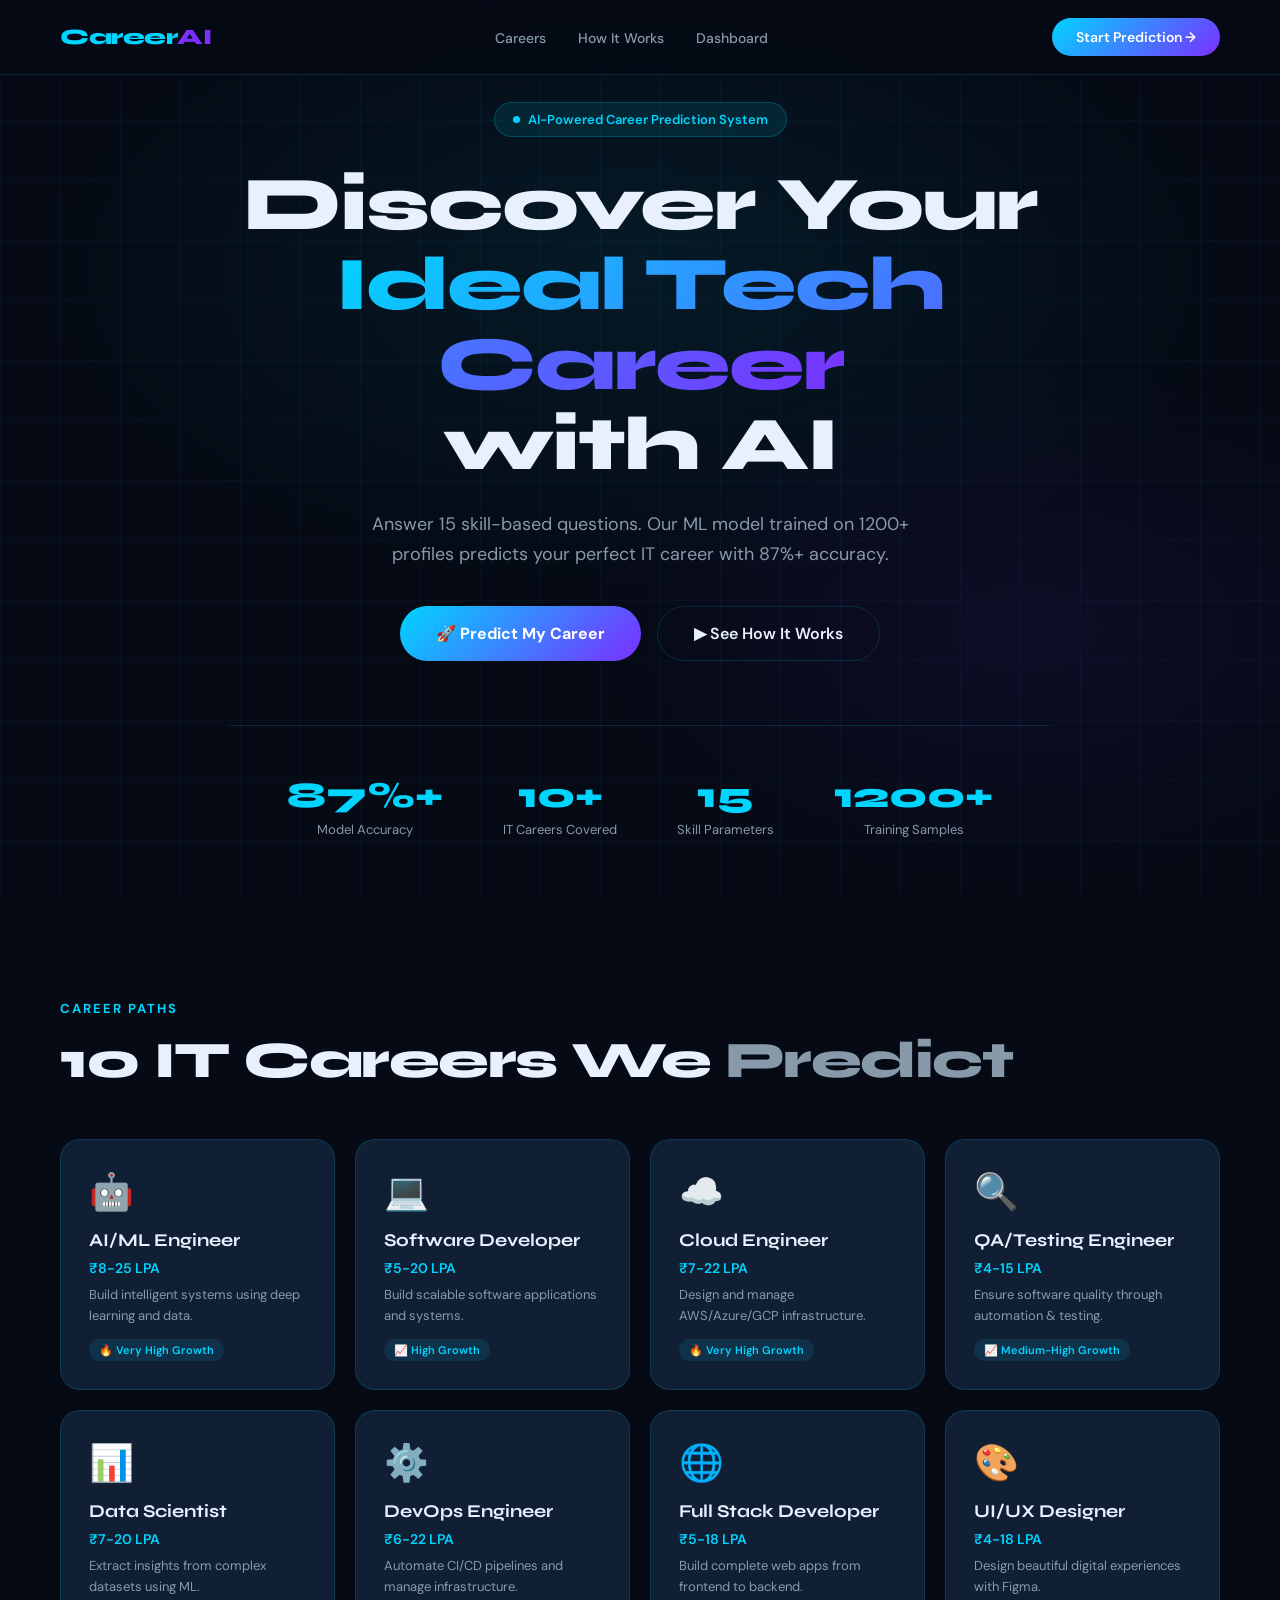
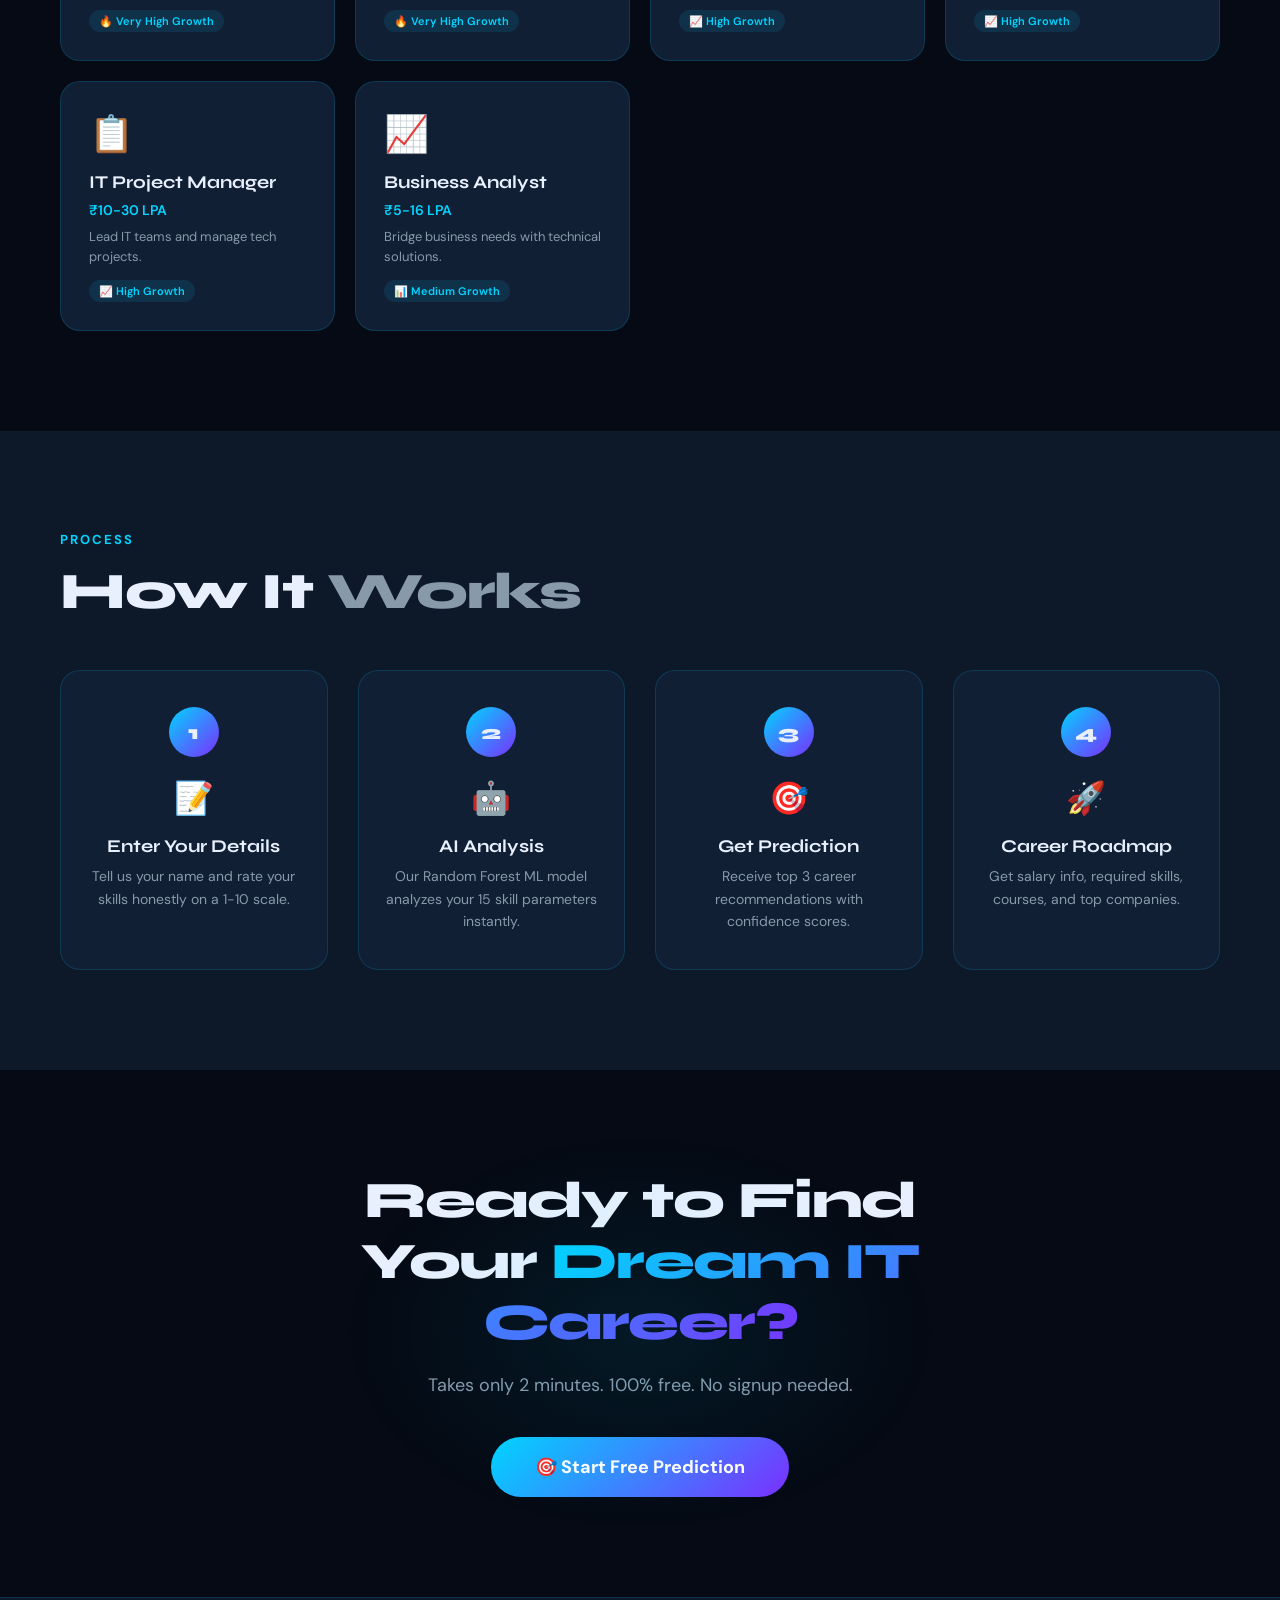
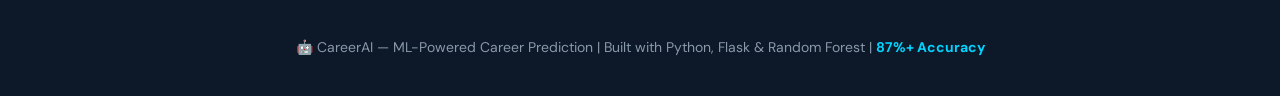
<file: index.html>
<!DOCTYPE html>
<html lang="en">
<head>
<meta charset="UTF-8"/>
<meta name="viewport" content="width=device-width, initial-scale=1.0"/>
<title>CareerAI - Predict Your Future Career</title>
<link href="https://fonts.googleapis.com/css2?family=Syne:wght@400;600;700;800&family=DM+Sans:wght@300;400;500&display=swap" rel="stylesheet"/>
<style>
  :root {
    --bg: #050a14;
    --surface: #0d1829;
    --card: #111f35;
    --accent: #00d4ff;
    --accent2: #7b2fff;
    --accent3: #ff6b35;
    --text: #e8f0fe;
    --muted: #8899aa;
    --border: rgba(0,212,255,0.15);
  }
  * { margin:0; padding:0; box-sizing:border-box; }
  html { scroll-behavior: smooth; }
  body { background: var(--bg); color: var(--text); font-family: 'DM Sans', sans-serif; overflow-x: hidden; }

  /* NAV */
  nav {
    position: fixed; top: 0; width: 100%; z-index: 100;
    padding: 18px 60px;
    display: flex; justify-content: space-between; align-items: center;
    background: rgba(5,10,20,0.85); backdrop-filter: blur(20px);
    border-bottom: 1px solid var(--border);
  }
  .logo { font-family: 'Syne', sans-serif; font-size: 22px; font-weight: 800; color: var(--accent); letter-spacing: -0.5px; }
  .logo span { color: var(--accent2); }
  .nav-links { display:flex; gap:32px; list-style:none; }
  .nav-links a { color: var(--muted); text-decoration:none; font-size:14px; font-weight:500; transition:color 0.2s; }
  .nav-links a:hover { color: var(--accent); }
  .nav-btn { background: linear-gradient(135deg, var(--accent), var(--accent2)); color:#fff; border:none; padding:10px 24px; border-radius:50px; font-size:14px; font-weight:600; cursor:pointer; text-decoration:none; transition: transform 0.2s, box-shadow 0.2s; }
  .nav-btn:hover { transform: translateY(-2px); box-shadow: 0 8px 25px rgba(0,212,255,0.3); }

  /* HERO */
  .hero {
    min-height: 100vh; display:flex; align-items:center; justify-content:center;
    padding: 100px 60px 60px;
    position: relative; overflow: hidden;
  }
  .hero-bg {
    position: absolute; inset: 0; z-index: 0;
    background: radial-gradient(ellipse 80% 60% at 50% 30%, rgba(0,212,255,0.08) 0%, transparent 60%),
                radial-gradient(ellipse 60% 50% at 80% 70%, rgba(123,47,255,0.08) 0%, transparent 60%);
  }
  .grid-overlay {
    position: absolute; inset: 0; z-index: 0;
    background-image: linear-gradient(rgba(0,212,255,0.04) 1px, transparent 1px),
                      linear-gradient(90deg, rgba(0,212,255,0.04) 1px, transparent 1px);
    background-size: 60px 60px;
  }
  .hero-content { position:relative; z-index:1; text-align:center; max-width:820px; }
  .badge {
    display: inline-flex; align-items: center; gap: 8px;
    background: rgba(0,212,255,0.1); border: 1px solid rgba(0,212,255,0.2);
    color: var(--accent); padding: 8px 18px; border-radius:50px; font-size:13px; font-weight:600;
    margin-bottom: 28px;
    animation: fadeDown 0.6s ease;
  }
  .badge-dot { width:7px; height:7px; background:var(--accent); border-radius:50%; animation: pulse 2s infinite; }
  @keyframes pulse { 0%,100%{opacity:1; transform:scale(1)} 50%{opacity:0.5; transform:scale(1.4)} }
  h1 {
    font-family: 'Syne', sans-serif; font-size: clamp(42px, 6vw, 76px);
    font-weight: 800; line-height: 1.05; letter-spacing: -2px;
    animation: fadeUp 0.8s ease 0.1s both;
  }
  h1 .highlight { background: linear-gradient(135deg, var(--accent), var(--accent2)); -webkit-background-clip:text; -webkit-text-fill-color:transparent; }
  .hero-sub { color: var(--muted); font-size: 18px; line-height: 1.7; margin: 24px auto; max-width: 560px; animation: fadeUp 0.8s ease 0.2s both; }
  .hero-btns { display:flex; gap:16px; justify-content:center; flex-wrap:wrap; margin-top:36px; animation: fadeUp 0.8s ease 0.3s both; }
  .btn-primary {
    background: linear-gradient(135deg, var(--accent), var(--accent2));
    color: #fff; border:none; padding: 16px 36px; border-radius:50px;
    font-size:16px; font-weight:700; cursor:pointer; text-decoration:none;
    transition: all 0.3s; display:inline-flex; align-items:center; gap:8px;
  }
  .btn-primary:hover { transform:translateY(-3px); box-shadow: 0 16px 40px rgba(0,212,255,0.35); }
  .btn-secondary {
    background: transparent; color: var(--text); border: 1px solid var(--border);
    padding: 16px 36px; border-radius:50px; font-size:16px; font-weight:600;
    cursor:pointer; text-decoration:none; transition: all 0.3s; display:inline-flex; align-items:center; gap:8px;
  }
  .btn-secondary:hover { border-color: var(--accent); color: var(--accent); transform:translateY(-2px); }

  /* STATS */
  .stats-bar {
    display: flex; justify-content: center; gap: 60px; flex-wrap:wrap;
    margin-top: 64px; padding-top: 48px; border-top: 1px solid var(--border);
    animation: fadeUp 0.8s ease 0.5s both;
  }
  .stat { text-align:center; }
  .stat-num { font-family:'Syne',sans-serif; font-size:36px; font-weight:800; color:var(--accent); }
  .stat-label { color:var(--muted); font-size:13px; margin-top:4px; }

  /* CAREERS SECTION */
  .section { padding: 100px 60px; }
  .section-tag { color:var(--accent); font-size:13px; font-weight:700; letter-spacing:2px; text-transform:uppercase; margin-bottom:16px; }
  .section-title { font-family:'Syne',sans-serif; font-size:clamp(32px,4vw,52px); font-weight:800; letter-spacing:-1.5px; line-height:1.1; }
  .section-title span { color:var(--muted); }

  .careers-grid { display:grid; grid-template-columns: repeat(auto-fill, minmax(260px, 1fr)); gap:20px; margin-top:50px; }
  .career-card {
    background: var(--card); border:1px solid var(--border); border-radius:20px; padding:28px;
    transition: all 0.3s; cursor:pointer; position:relative; overflow:hidden;
  }
  .career-card::before {
    content:''; position:absolute; top:0; left:0; right:0; height:2px;
    background: linear-gradient(90deg, var(--accent), var(--accent2));
    transform: scaleX(0); transition: transform 0.3s; transform-origin:left;
  }
  .career-card:hover { transform:translateY(-6px); border-color:rgba(0,212,255,0.3); box-shadow: 0 20px 50px rgba(0,0,0,0.4); }
  .career-card:hover::before { transform: scaleX(1); }
  .card-icon { font-size:36px; margin-bottom:14px; }
  .card-title { font-family:'Syne',sans-serif; font-size:18px; font-weight:700; margin-bottom:8px; }
  .card-salary { color:var(--accent); font-size:14px; font-weight:600; margin-bottom:8px; }
  .card-desc { color:var(--muted); font-size:13px; line-height:1.6; }
  .card-badge { display:inline-block; background:rgba(0,212,255,0.1); color:var(--accent); font-size:11px; padding:4px 10px; border-radius:20px; margin-top:12px; font-weight:600; }

  /* HOW IT WORKS */
  .how-section { background: var(--surface); }
  .steps { display:grid; grid-template-columns:repeat(auto-fit,minmax(220px,1fr)); gap:30px; margin-top:50px; }
  .step {
    text-align:center; padding:36px 24px; background:var(--card); border-radius:20px;
    border:1px solid var(--border); transition: transform 0.3s;
  }
  .step:hover { transform:translateY(-4px); }
  .step-num { width:50px; height:50px; background:linear-gradient(135deg,var(--accent),var(--accent2)); border-radius:50%; display:flex; align-items:center; justify-content:center; font-family:'Syne',sans-serif; font-weight:800; font-size:20px; margin:0 auto 20px; }
  .step-icon { font-size:32px; margin-bottom:16px; }
  .step h3 { font-family:'Syne',sans-serif; font-size:18px; font-weight:700; margin-bottom:8px; }
  .step p { color:var(--muted); font-size:14px; line-height:1.6; }

  /* CTA */
  .cta-section { padding:100px 60px; text-align:center; position:relative; overflow:hidden; }
  .cta-glow { position:absolute; top:50%; left:50%; transform:translate(-50%,-50%); width:600px; height:400px; background:radial-gradient(ellipse, rgba(0,212,255,0.08), transparent 70%); pointer-events:none; }
  .cta-section h2 { font-family:'Syne',sans-serif; font-size:clamp(32px,4vw,56px); font-weight:800; letter-spacing:-1.5px; max-width:700px; margin:0 auto 20px; }
  .cta-section p { color:var(--muted); font-size:18px; margin-bottom:40px; }

  /* FOOTER */
  footer { background:var(--surface); padding:40px 60px; border-top:1px solid var(--border); text-align:center; color:var(--muted); font-size:14px; }

  /* ANIMATIONS */
  @keyframes fadeUp { from{opacity:0;transform:translateY(20px)} to{opacity:1;transform:translateY(0)} }
  @keyframes fadeDown { from{opacity:0;transform:translateY(-10px)} to{opacity:1;transform:translateY(0)} }

  /* FLOATING PARTICLES */
  .particles { position:absolute; inset:0; z-index:0; pointer-events:none; }
  .particle { position:absolute; width:2px; height:2px; background:var(--accent); border-radius:50%; animation: float linear infinite; opacity:0.4; }
  @keyframes float { 0%{transform:translateY(100vh) translateX(0); opacity:0} 10%{opacity:0.4} 90%{opacity:0.4} 100%{transform:translateY(-10vh) translateX(30px); opacity:0} }

  @media(max-width:768px) {
    nav { padding:16px 20px; }
    .nav-links { display:none; }
    .hero, .section, .cta-section { padding: 80px 20px 60px; }
    .stats-bar { gap:30px; }
    footer { padding:30px 20px; }
  }
</style>
</head>
<body>

<nav>
  <div class="logo">Career<span>AI</span></div>
  <ul class="nav-links">
    <li><a href="#careers">Careers</a></li>
    <li><a href="#how">How It Works</a></li>
    <li><a href="dashboard.html">Dashboard</a></li>
  </ul>
  <a href="predict.html" class="nav-btn">Start Prediction →</a>
</nav>

<section class="hero">
  <div class="hero-bg"></div>
  <div class="grid-overlay"></div>
  <div class="particles" id="particles"></div>
  <div class="hero-content">
    <div class="badge">
      <span class="badge-dot"></span>
      AI-Powered Career Prediction System
    </div>
    <h1>Discover Your<br/><span class="highlight">Ideal Tech Career</span><br/>with AI</h1>
    <p class="hero-sub">Answer 15 skill-based questions. Our ML model trained on 1200+ profiles predicts your perfect IT career with 87%+ accuracy.</p>
    <div class="hero-btns">
      <a href="predict.html" class="btn-primary">🚀 Predict My Career</a>
      <a href="#how" class="btn-secondary">▶ See How It Works</a>
    </div>
    <div class="stats-bar">
      <div class="stat"><div class="stat-num">87%+</div><div class="stat-label">Model Accuracy</div></div>
      <div class="stat"><div class="stat-num">10+</div><div class="stat-label">IT Careers Covered</div></div>
      <div class="stat"><div class="stat-num">15</div><div class="stat-label">Skill Parameters</div></div>
      <div class="stat"><div class="stat-num">1200+</div><div class="stat-label">Training Samples</div></div>
    </div>
  </div>
</section>

<section class="section" id="careers">
  <div class="section-tag">Career Paths</div>
  <div class="section-title">10 IT Careers We <span>Predict</span></div>
  <div class="careers-grid">
    <div class="career-card"><div class="card-icon">🤖</div><div class="card-title">AI/ML Engineer</div><div class="card-salary">₹8-25 LPA</div><div class="card-desc">Build intelligent systems using deep learning and data.</div><span class="card-badge">🔥 Very High Growth</span></div>
    <div class="career-card"><div class="card-icon">💻</div><div class="card-title">Software Developer</div><div class="card-salary">₹5-20 LPA</div><div class="card-desc">Build scalable software applications and systems.</div><span class="card-badge">📈 High Growth</span></div>
    <div class="career-card"><div class="card-icon">☁️</div><div class="card-title">Cloud Engineer</div><div class="card-salary">₹7-22 LPA</div><div class="card-desc">Design and manage AWS/Azure/GCP infrastructure.</div><span class="card-badge">🔥 Very High Growth</span></div>
    <div class="career-card"><div class="card-icon">🔍</div><div class="card-title">QA/Testing Engineer</div><div class="card-salary">₹4-15 LPA</div><div class="card-desc">Ensure software quality through automation & testing.</div><span class="card-badge">📈 Medium-High Growth</span></div>
    <div class="career-card"><div class="card-icon">📊</div><div class="card-title">Data Scientist</div><div class="card-salary">₹7-20 LPA</div><div class="card-desc">Extract insights from complex datasets using ML.</div><span class="card-badge">🔥 Very High Growth</span></div>
    <div class="career-card"><div class="card-icon">⚙️</div><div class="card-title">DevOps Engineer</div><div class="card-salary">₹6-22 LPA</div><div class="card-desc">Automate CI/CD pipelines and manage infrastructure.</div><span class="card-badge">🔥 Very High Growth</span></div>
    <div class="career-card"><div class="card-icon">🌐</div><div class="card-title">Full Stack Developer</div><div class="card-salary">₹5-18 LPA</div><div class="card-desc">Build complete web apps from frontend to backend.</div><span class="card-badge">📈 High Growth</span></div>
    <div class="career-card"><div class="card-icon">🎨</div><div class="card-title">UI/UX Designer</div><div class="card-salary">₹4-18 LPA</div><div class="card-desc">Design beautiful digital experiences with Figma.</div><span class="card-badge">📈 High Growth</span></div>
    <div class="career-card"><div class="card-icon">📋</div><div class="card-title">IT Project Manager</div><div class="card-salary">₹10-30 LPA</div><div class="card-desc">Lead IT teams and manage tech projects.</div><span class="card-badge">📈 High Growth</span></div>
    <div class="career-card"><div class="card-icon">📈</div><div class="card-title">Business Analyst</div><div class="card-salary">₹5-16 LPA</div><div class="card-desc">Bridge business needs with technical solutions.</div><span class="card-badge">📊 Medium Growth</span></div>
  </div>
</section>

<section class="section how-section" id="how">
  <div class="section-tag">Process</div>
  <div class="section-title">How It <span>Works</span></div>
  <div class="steps">
    <div class="step"><div class="step-num">1</div><div class="step-icon">📝</div><h3>Enter Your Details</h3><p>Tell us your name and rate your skills honestly on a 1-10 scale.</p></div>
    <div class="step"><div class="step-num">2</div><div class="step-icon">🤖</div><h3>AI Analysis</h3><p>Our Random Forest ML model analyzes your 15 skill parameters instantly.</p></div>
    <div class="step"><div class="step-num">3</div><div class="step-icon">🎯</div><h3>Get Prediction</h3><p>Receive top 3 career recommendations with confidence scores.</p></div>
    <div class="step"><div class="step-num">4</div><div class="step-icon">🚀</div><h3>Career Roadmap</h3><p>Get salary info, required skills, courses, and top companies.</p></div>
  </div>
</section>

<section class="cta-section">
  <div class="cta-glow"></div>
  <h2>Ready to Find Your <span style="background:linear-gradient(135deg,var(--accent),var(--accent2));-webkit-background-clip:text;-webkit-text-fill-color:transparent">Dream IT Career?</span></h2>
  <p>Takes only 2 minutes. 100% free. No signup needed.</p>
  <a href="predict.html" class="btn-primary" style="font-size:18px;padding:18px 44px">🎯 Start Free Prediction</a>
</section>

<footer>
  <p>🤖 CareerAI — ML-Powered Career Prediction | Built with Python, Flask & Random Forest | <strong style="color:var(--accent)">87%+ Accuracy</strong></p>
</footer>

<script>
  // Generate particles
  const container = document.getElementById('particles');
  for(let i=0; i<25; i++){
    const p = document.createElement('div');
    p.className='particle';
    p.style.left = Math.random()*100+'%';
    p.style.animationDuration = (8+Math.random()*15)+'s';
    p.style.animationDelay = (Math.random()*10)+'s';
    p.style.width = p.style.height = (Math.random()>0.7?3:2)+'px';
    container.appendChild(p);
  }
  // Animate on scroll
  const observer = new IntersectionObserver((entries)=>{ entries.forEach(e=>{ if(e.isIntersecting){ e.target.style.animation='fadeUp 0.6s ease forwards'; }}) }, {threshold:0.1});
  document.querySelectorAll('.career-card,.step').forEach(el=>{ el.style.opacity='0'; observer.observe(el); });
</script>
</body>
</html>
</file>
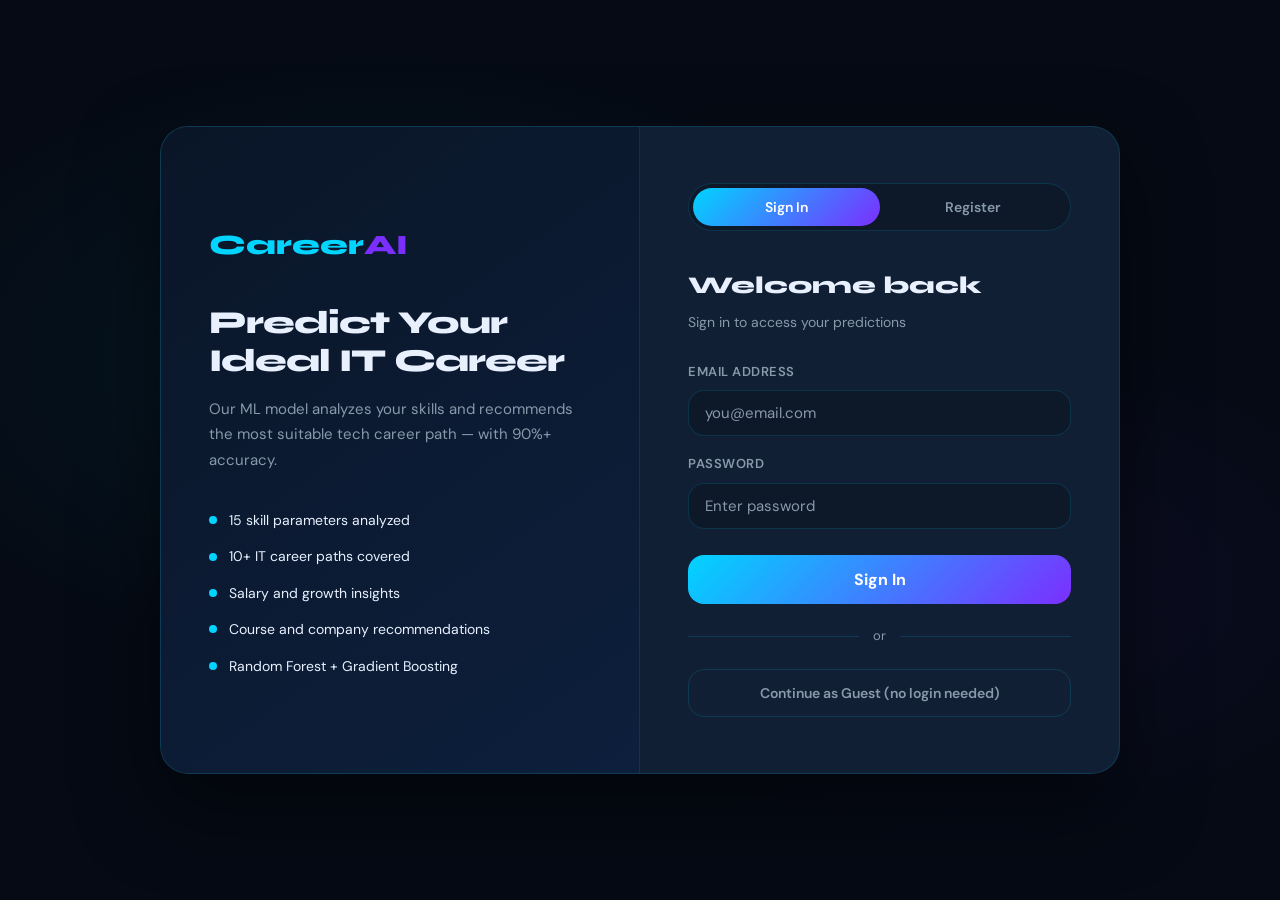
<file: login.html>
<!DOCTYPE html>
<html lang="en">
<head>
<meta charset="UTF-8"/>
<meta name="viewport" content="width=device-width, initial-scale=1.0"/>
<title>CareerAI - Login</title>
<link rel="stylesheet" href="style.css"/>
<style>
  .login-page {
    min-height: 100vh;
    display: flex;
    align-items: center;
    justify-content: center;
    padding: 80px 20px;
    position: relative;
    overflow: hidden;
  }

  .login-bg {
    position: absolute;
    inset: 0;
    background:
      radial-gradient(ellipse 70% 60% at 30% 40%, rgba(0,212,255,0.07) 0%, transparent 60%),
      radial-gradient(ellipse 60% 50% at 75% 65%, rgba(123,47,255,0.07) 0%, transparent 60%);
    pointer-events: none;
  }

  .login-grid {
    position: relative;
    z-index: 1;
    display: grid;
    grid-template-columns: 1fr 1fr;
    max-width: 960px;
    width: 100%;
    background: var(--card);
    border: 1px solid var(--border);
    border-radius: 28px;
    overflow: hidden;
    box-shadow: 0 32px 80px rgba(0,0,0,0.5);
  }

  /* Left Panel */
  .login-left {
    padding: 56px 48px;
    background: linear-gradient(145deg, #0a1628 0%, #0d1f3c 100%);
    display: flex;
    flex-direction: column;
    justify-content: center;
    border-right: 1px solid var(--border);
  }

  .login-left .brand {
    font-family: var(--font-head);
    font-size: 28px;
    font-weight: 800;
    color: var(--accent);
    margin-bottom: 36px;
    text-decoration: none;
    display: inline-block;
  }
  .login-left .brand span { color: var(--accent2); }

  .login-left h2 {
    font-family: var(--font-head);
    font-size: 32px;
    font-weight: 800;
    letter-spacing: -1px;
    line-height: 1.2;
    margin-bottom: 16px;
  }

  .login-left p {
    color: var(--muted);
    font-size: 15px;
    line-height: 1.7;
    margin-bottom: 36px;
  }

  .feature-list {
    list-style: none;
    display: flex;
    flex-direction: column;
    gap: 14px;
  }

  .feature-list li {
    display: flex;
    align-items: center;
    gap: 12px;
    font-size: 14px;
    color: var(--text);
  }

  .feature-dot {
    width: 8px;
    height: 8px;
    border-radius: 50%;
    background: var(--accent);
    flex-shrink: 0;
  }

  /* Right Panel */
  .login-right {
    padding: 56px 48px;
    display: flex;
    flex-direction: column;
    justify-content: center;
  }

  .tab-row {
    display: flex;
    background: var(--surface);
    border-radius: var(--radius-full);
    padding: 4px;
    margin-bottom: 36px;
    border: 1px solid var(--border);
  }

  .tab-btn {
    flex: 1;
    padding: 10px;
    border: none;
    background: transparent;
    color: var(--muted);
    font-family: var(--font-body);
    font-size: 14px;
    font-weight: 600;
    border-radius: var(--radius-full);
    cursor: pointer;
    transition: background 0.2s, color 0.2s;
  }

  .tab-btn.active {
    background: linear-gradient(135deg, var(--accent), var(--accent2));
    color: #fff;
  }

  .form-title {
    font-family: var(--font-head);
    font-size: 24px;
    font-weight: 800;
    margin-bottom: 6px;
  }

  .form-subtitle {
    color: var(--muted);
    font-size: 14px;
    margin-bottom: 28px;
  }

  .tab-panel { display: none; }
  .tab-panel.active { display: block; }

  .submit-btn {
    width: 100%;
    padding: 14px;
    background: linear-gradient(135deg, var(--accent), var(--accent2));
    color: #fff;
    border: none;
    border-radius: var(--radius-md);
    font-family: var(--font-body);
    font-size: 16px;
    font-weight: 700;
    cursor: pointer;
    transition: transform 0.2s, box-shadow 0.2s;
    margin-top: 8px;
  }

  .submit-btn:hover {
    transform: translateY(-2px);
    box-shadow: 0 10px 28px rgba(0,212,255,0.35);
  }

  .divider-or {
    display: flex;
    align-items: center;
    gap: 14px;
    margin: 22px 0;
    color: var(--muted);
    font-size: 13px;
  }

  .divider-or::before,
  .divider-or::after {
    content: '';
    flex: 1;
    height: 1px;
    background: var(--border);
  }

  .guest-btn {
    width: 100%;
    padding: 12px;
    background: transparent;
    color: var(--muted);
    border: 1px solid var(--border);
    border-radius: var(--radius-md);
    font-family: var(--font-body);
    font-size: 14px;
    font-weight: 600;
    cursor: pointer;
    transition: border-color 0.2s, color 0.2s;
    text-align: center;
    text-decoration: none;
    display: block;
  }

  .guest-btn:hover { border-color: var(--accent); color: var(--accent); }

  .error-msg {
    background: rgba(255,68,68,0.1);
    border: 1px solid rgba(255,68,68,0.25);
    color: #ff6b6b;
    padding: 10px 14px;
    border-radius: var(--radius-sm);
    font-size: 13px;
    margin-bottom: 16px;
    display: none;
  }

  .success-msg {
    background: rgba(0,230,118,0.1);
    border: 1px solid rgba(0,230,118,0.25);
    color: var(--success);
    padding: 10px 14px;
    border-radius: var(--radius-sm);
    font-size: 13px;
    margin-bottom: 16px;
    display: none;
  }

  @media (max-width: 768px) {
    .login-grid { grid-template-columns: 1fr; }
    .login-left { display: none; }
    .login-right { padding: 40px 28px; }
  }
</style>
</head>
<body>

<div class="login-page">
  <div class="login-bg"></div>

  <div class="login-grid anim-fade-in">
    <!-- Left Branding Panel -->
    <div class="login-left">
      <a href="index.html" class="brand">Career<span>AI</span></a>
      <h2>Predict Your Ideal IT Career</h2>
      <p>Our ML model analyzes your skills and recommends the most suitable tech career path — with 90%+ accuracy.</p>
      <ul class="feature-list">
        <li><span class="feature-dot"></span>15 skill parameters analyzed</li>
        <li><span class="feature-dot"></span>10+ IT career paths covered</li>
        <li><span class="feature-dot"></span>Salary and growth insights</li>
        <li><span class="feature-dot"></span>Course and company recommendations</li>
        <li><span class="feature-dot"></span>Random Forest + Gradient Boosting</li>
      </ul>
    </div>

    <!-- Right Form Panel -->
    <div class="login-right">
      <div class="tab-row">
        <button class="tab-btn active" onclick="switchTab('login')">Sign In</button>
        <button class="tab-btn"        onclick="switchTab('register')">Register</button>
      </div>

      <!-- LOGIN FORM -->
      <div class="tab-panel active" id="panel-login">
        <div class="form-title">Welcome back</div>
        <div class="form-subtitle">Sign in to access your predictions</div>

        <div class="error-msg"   id="login-error"></div>
        <div class="success-msg" id="login-success"></div>

        <div class="form-group">
          <label>Email Address</label>
          <input type="email" class="form-control" id="login-email" placeholder="you@email.com"/>
        </div>
        <div class="form-group">
          <label>Password</label>
          <input type="password" class="form-control" id="login-password" placeholder="Enter password"/>
        </div>

        <button class="submit-btn" onclick="handleLogin()">Sign In</button>

        <div class="divider-or">or</div>
        <a href="predict.html" class="guest-btn">Continue as Guest (no login needed)</a>
      </div>

      <!-- REGISTER FORM -->
      <div class="tab-panel" id="panel-register">
        <div class="form-title">Create account</div>
        <div class="form-subtitle">Start predicting your career today</div>

        <div class="error-msg"   id="reg-error"></div>
        <div class="success-msg" id="reg-success"></div>

        <div class="form-group">
          <label>Full Name</label>
          <input type="text" class="form-control" id="reg-name" placeholder="Your full name"/>
        </div>
        <div class="form-group">
          <label>Email Address</label>
          <input type="email" class="form-control" id="reg-email" placeholder="you@email.com"/>
        </div>
        <div class="form-group">
          <label>Password</label>
          <input type="password" class="form-control" id="reg-password" placeholder="Min 6 characters"/>
        </div>

        <button class="submit-btn" onclick="handleRegister()">Create Account</button>

        <div class="divider-or">or</div>
        <a href="predict.html" class="guest-btn">Continue as Guest (no login needed)</a>
      </div>
    </div>
  </div>
</div>

<script src="main.js"></script>
<script>
  function switchTab(tab) {
    document.querySelectorAll('.tab-btn').forEach((btn, i) => {
      btn.classList.toggle('active', (i === 0 && tab === 'login') || (i === 1 && tab === 'register'));
    });
    document.getElementById('panel-login').classList.toggle('active',    tab === 'login');
    document.getElementById('panel-register').classList.toggle('active', tab === 'register');
  }

  async function handleLogin() {
    const email    = document.getElementById('login-email').value.trim();
    const password = document.getElementById('login-password').value;
    const errEl    = document.getElementById('login-error');
    const sucEl    = document.getElementById('login-success');

    errEl.style.display = 'none';
    sucEl.style.display = 'none';

    if (!email || !password) {
      errEl.textContent = 'Please fill in all fields.';
      errEl.style.display = 'block';
      return;
    }

    try {
      const res  = await fetch('/api/login', {
        method:  'POST',
        headers: { 'Content-Type': 'application/json' },
        body:    JSON.stringify({ email, password })
      });
      const data = await res.json();

      if (data.success) {
        sucEl.textContent = 'Login successful! Redirecting...';
        sucEl.style.display = 'block';
        setTimeout(() => window.location.href = 'predict.html', 1200);
      } else {
        errEl.textContent = data.error || 'Invalid credentials.';
        errEl.style.display = 'block';
      }
    } catch (e) {
      // Demo mode fallback
      sucEl.textContent = 'Demo mode: Redirecting to prediction...';
      sucEl.style.display = 'block';
      setTimeout(() => window.location.href = 'predict.html', 1200);
    }
  }

  async function handleRegister() {
    const name     = document.getElementById('reg-name').value.trim();
    const email    = document.getElementById('reg-email').value.trim();
    const password = document.getElementById('reg-password').value;
    const errEl    = document.getElementById('reg-error');
    const sucEl    = document.getElementById('reg-success');

    errEl.style.display = 'none';
    sucEl.style.display = 'none';

    if (!name || !email || !password) {
      errEl.textContent = 'Please fill in all fields.';
      errEl.style.display = 'block';
      return;
    }

    if (password.length < 6) {
      errEl.textContent = 'Password must be at least 6 characters.';
      errEl.style.display = 'block';
      return;
    }

    try {
      const res  = await fetch('/api/register', {
        method:  'POST',
        headers: { 'Content-Type': 'application/json' },
        body:    JSON.stringify({ name, email, password })
      });
      const data = await res.json();

      if (data.success) {
        sucEl.textContent = 'Account created! Redirecting...';
        sucEl.style.display = 'block';
        setTimeout(() => window.location.href = 'predict.html', 1200);
      } else {
        errEl.textContent = data.error || 'Registration failed.';
        errEl.style.display = 'block';
      }
    } catch (e) {
      sucEl.textContent = 'Demo mode: Redirecting to prediction...';
      sucEl.style.display = 'block';
      setTimeout(() => window.location.href = 'predict.html', 1200);
    }
  }
</script>
</body>
</html>
</file>
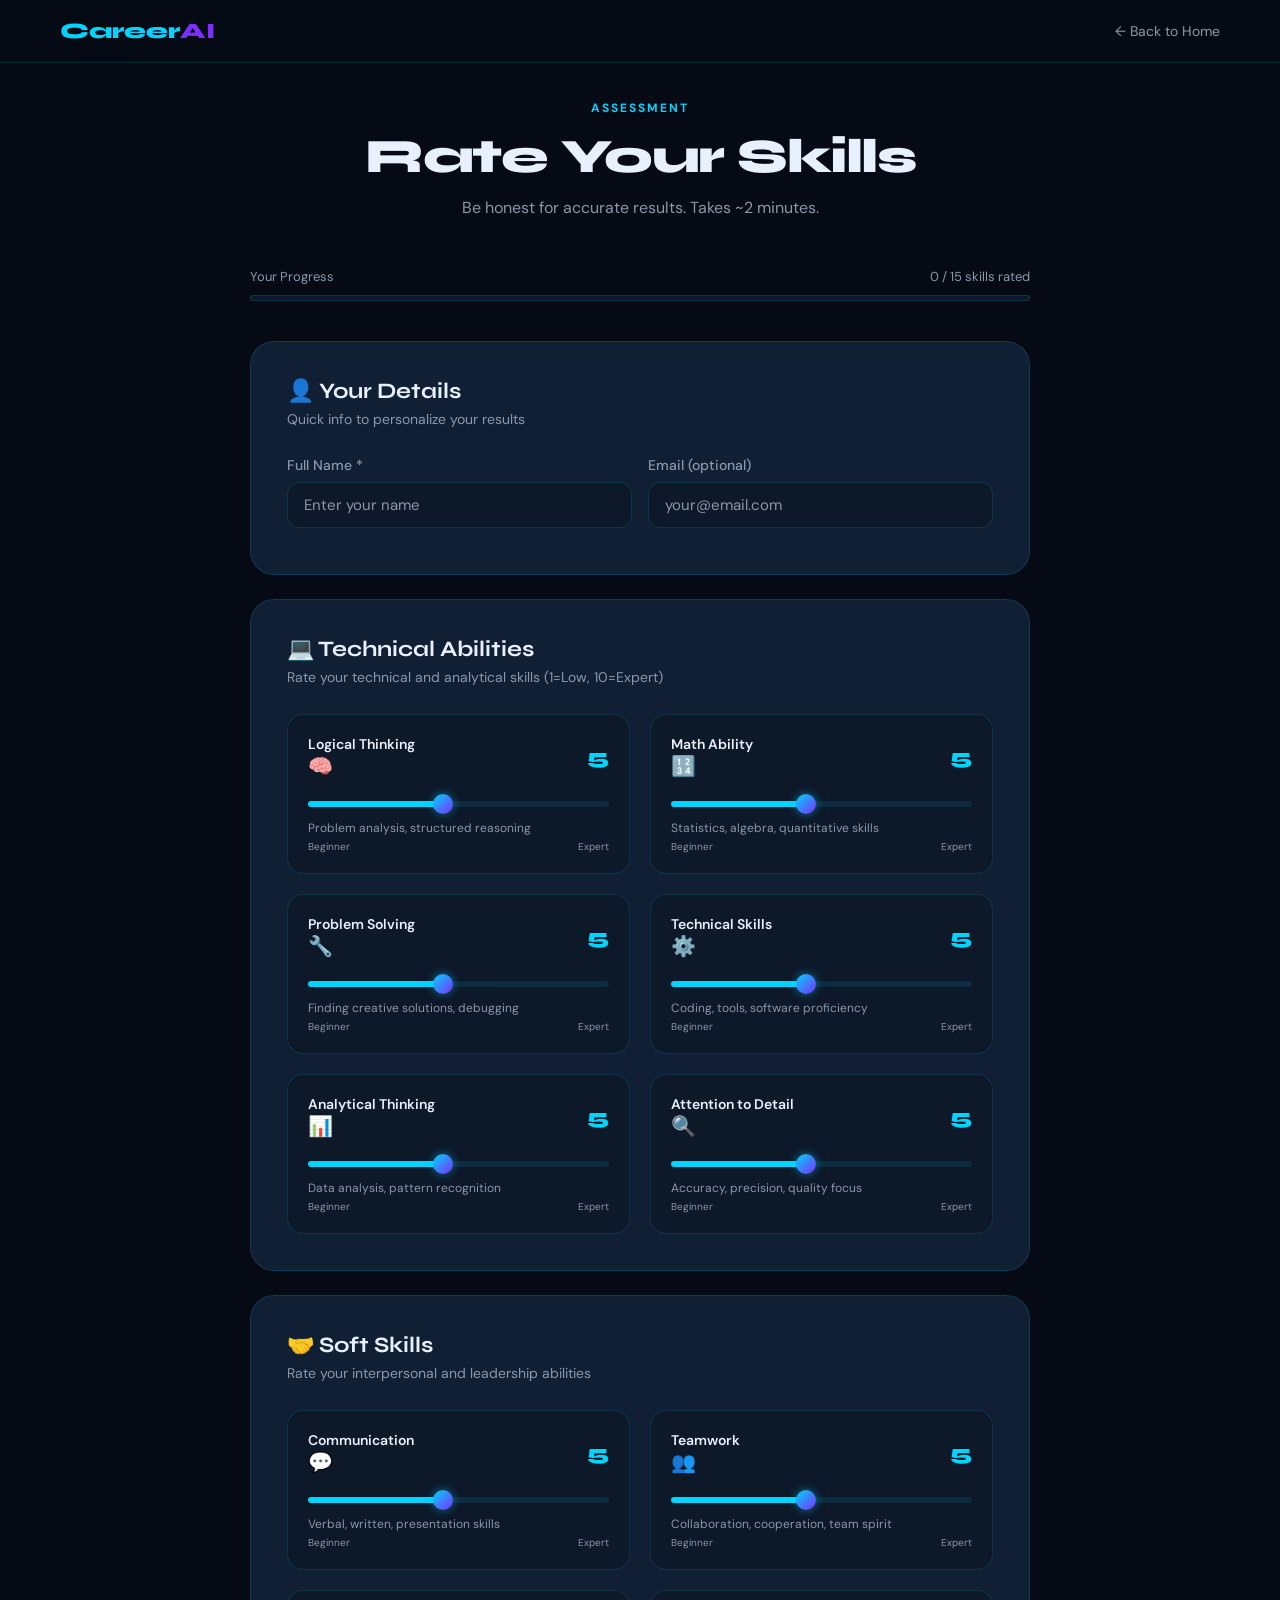
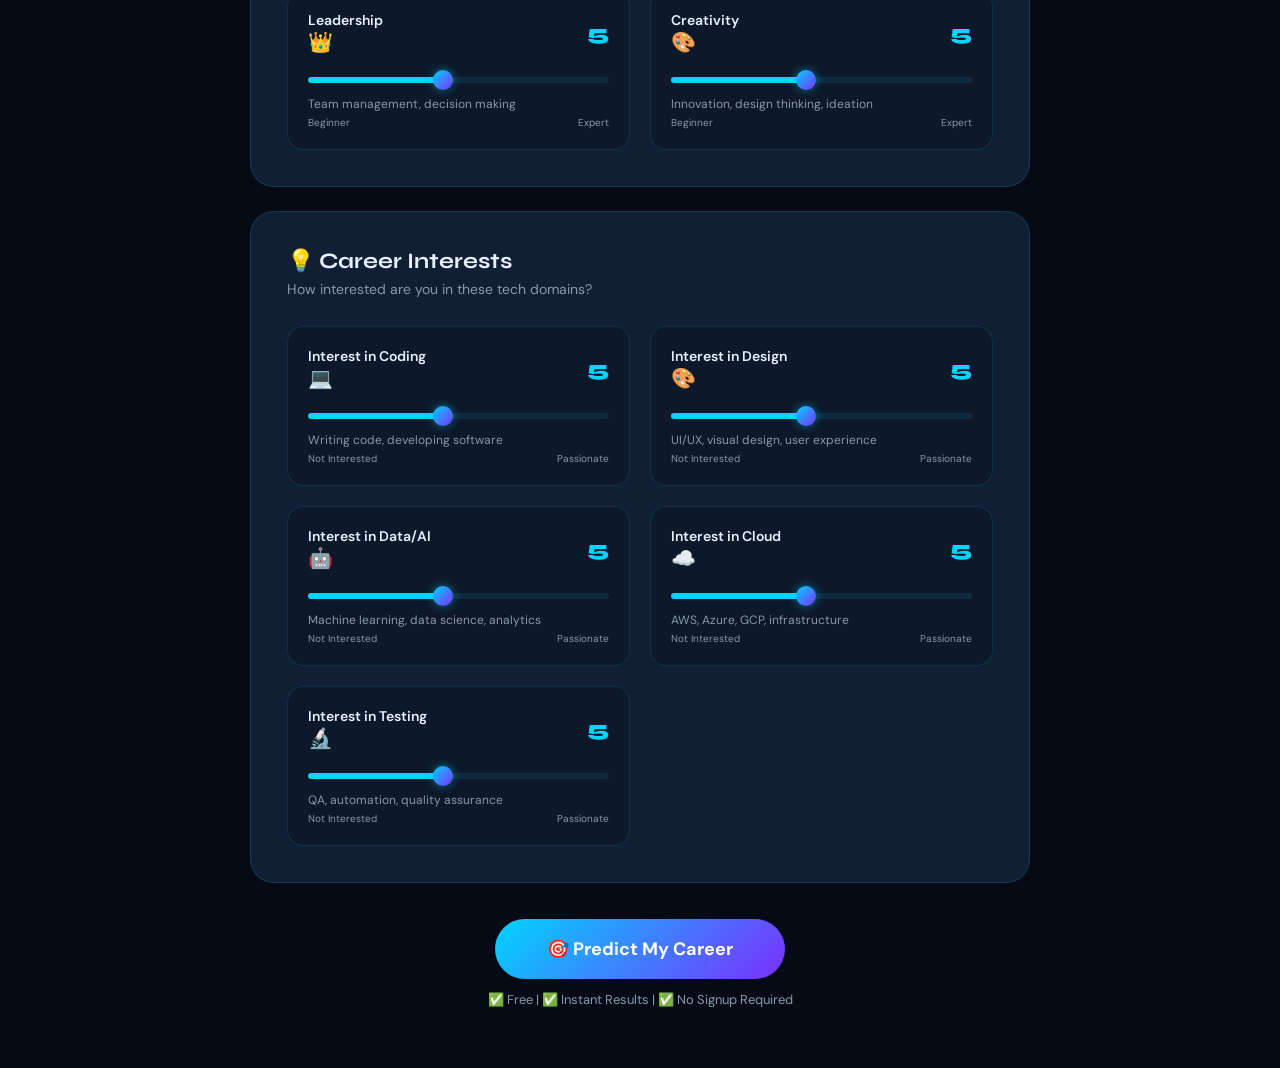
<file: predict.html>
<!DOCTYPE html>
<html lang="en">
<head>
<meta charset="UTF-8"/>
<meta name="viewport" content="width=device-width, initial-scale=1.0"/>
<title>CareerAI - Take Assessment</title>
<link href="https://fonts.googleapis.com/css2?family=Syne:wght@400;600;700;800&family=DM+Sans:wght@300;400;500&display=swap" rel="stylesheet"/>
<style>
  :root {
    --bg:#050a14; --surface:#0d1829; --card:#111f35;
    --accent:#00d4ff; --accent2:#7b2fff; --accent3:#ff6b35;
    --text:#e8f0fe; --muted:#8899aa; --border:rgba(0,212,255,0.15);
    --success:#00e676; --warning:#ffc107;
  }
  *{margin:0;padding:0;box-sizing:border-box}
  body{background:var(--bg);color:var(--text);font-family:'DM Sans',sans-serif;min-height:100vh}
  nav{position:fixed;top:0;width:100%;z-index:100;padding:18px 60px;display:flex;justify-content:space-between;align-items:center;background:rgba(5,10,20,0.9);backdrop-filter:blur(20px);border-bottom:1px solid var(--border)}
  .logo{font-family:'Syne',sans-serif;font-size:22px;font-weight:800;color:var(--accent);text-decoration:none}.logo span{color:var(--accent2)}
  .back-btn{color:var(--muted);text-decoration:none;font-size:14px;transition:color 0.2s}.back-btn:hover{color:var(--accent)}

  .main{padding:100px 60px 60px;max-width:900px;margin:0 auto}
  .page-header{text-align:center;margin-bottom:50px}
  .page-tag{color:var(--accent);font-size:12px;font-weight:700;letter-spacing:2px;text-transform:uppercase;margin-bottom:12px}
  .page-title{font-family:'Syne',sans-serif;font-size:clamp(32px,4vw,48px);font-weight:800;letter-spacing:-1.5px}
  .page-sub{color:var(--muted);margin-top:12px;font-size:16px}

  /* PROGRESS */
  .progress-bar{background:var(--surface);border-radius:50px;height:6px;margin-bottom:40px;overflow:hidden;border:1px solid var(--border)}
  .progress-fill{height:100%;background:linear-gradient(90deg,var(--accent),var(--accent2));border-radius:50px;transition:width 0.4s ease;width:0%}
  .progress-label{display:flex;justify-content:space-between;font-size:13px;color:var(--muted);margin-bottom:10px}

  /* FORM SECTIONS */
  .form-card{background:var(--card);border:1px solid var(--border);border-radius:24px;padding:36px;margin-bottom:24px}
  .form-card h2{font-family:'Syne',sans-serif;font-size:22px;font-weight:700;margin-bottom:6px}
  .form-card p{color:var(--muted);font-size:14px;margin-bottom:28px}

  .user-fields{display:grid;grid-template-columns:1fr 1fr;gap:16px;margin-bottom:10px}
  .field-group{display:flex;flex-direction:column;gap:8px}
  .field-group label{font-size:14px;font-weight:500;color:var(--muted)}
  .field-group input{background:var(--surface);border:1px solid var(--border);border-radius:12px;padding:12px 16px;color:var(--text);font-size:15px;font-family:'DM Sans',sans-serif;outline:none;transition:border-color 0.2s}
  .field-group input:focus{border-color:var(--accent)}
  .field-group input::placeholder{color:var(--muted)}

  /* SKILL SLIDERS */
  .skills-grid{display:grid;grid-template-columns:1fr 1fr;gap:20px}
  .skill-item{background:var(--surface);border:1px solid var(--border);border-radius:16px;padding:20px;transition:border-color 0.2s}
  .skill-item:hover{border-color:rgba(0,212,255,0.25)}
  .skill-header{display:flex;justify-content:space-between;align-items:center;margin-bottom:12px}
  .skill-name{font-size:14px;font-weight:600}
  .skill-icon{font-size:20px}
  .skill-value{font-family:'Syne',sans-serif;font-size:22px;font-weight:800;color:var(--accent);min-width:28px;text-align:right}
  .skill-slider{width:100%;-webkit-appearance:none;appearance:none;height:6px;border-radius:50px;outline:none;cursor:pointer;background:var(--border)}
  .skill-slider::-webkit-slider-thumb{-webkit-appearance:none;width:20px;height:20px;border-radius:50%;background:linear-gradient(135deg,var(--accent),var(--accent2));cursor:pointer;box-shadow:0 0 10px rgba(0,212,255,0.5)}
  .skill-desc{color:var(--muted);font-size:12px;margin-top:8px}
  .skill-labels{display:flex;justify-content:space-between;font-size:10px;color:var(--muted);margin-top:4px}

  /* SUBMIT */
  .submit-area{text-align:center;margin-top:36px}
  .submit-btn{background:linear-gradient(135deg,var(--accent),var(--accent2));color:#fff;border:none;padding:18px 52px;border-radius:50px;font-size:18px;font-weight:700;cursor:pointer;font-family:'DM Sans',sans-serif;transition:all 0.3s;display:inline-flex;align-items:center;gap:10px}
  .submit-btn:hover{transform:translateY(-3px);box-shadow:0 16px 40px rgba(0,212,255,0.4)}
  .submit-btn:disabled{opacity:0.6;cursor:not-allowed;transform:none}
  .submit-note{color:var(--muted);font-size:13px;margin-top:12px}

  /* LOADING OVERLAY */
  .loading-overlay{position:fixed;inset:0;background:rgba(5,10,20,0.92);z-index:999;display:none;align-items:center;justify-content:center;flex-direction:column;gap:20px}
  .loading-overlay.show{display:flex}
  .loader{width:60px;height:60px;border:3px solid var(--border);border-top:3px solid var(--accent);border-radius:50%;animation:spin 1s linear infinite}
  @keyframes spin{to{transform:rotate(360deg)}}
  .loading-text{color:var(--text);font-family:'Syne',sans-serif;font-size:20px;font-weight:700}
  .loading-sub{color:var(--muted);font-size:14px}

  @media(max-width:768px){
    nav{padding:16px 20px}
    .main{padding:80px 20px 40px}
    .skills-grid{grid-template-columns:1fr}
    .user-fields{grid-template-columns:1fr}
  }
</style>
</head>
<body>

<nav>
  <a href="index.html" class="logo">Career<span>AI</span></a>
  <a href="index.html" class="back-btn">← Back to Home</a>
</nav>

<div class="main">
  <div class="page-header">
    <div class="page-tag">Assessment</div>
    <h1 class="page-title">Rate Your Skills</h1>
    <p class="page-sub">Be honest for accurate results. Takes ~2 minutes.</p>
  </div>

  <div class="progress-label">
    <span>Your Progress</span>
    <span id="prog-text">0 / 15 skills rated</span>
  </div>
  <div class="progress-bar"><div class="progress-fill" id="progress"></div></div>

  <!-- USER INFO -->
  <div class="form-card">
    <h2>👤 Your Details</h2>
    <p>Quick info to personalize your results</p>
    <div class="user-fields">
      <div class="field-group"><label>Full Name *</label><input type="text" id="name" placeholder="Enter your name" required/></div>
      <div class="field-group"><label>Email (optional)</label><input type="email" id="email" placeholder="your@email.com"/></div>
    </div>
  </div>

  <!-- TECHNICAL SKILLS -->
  <div class="form-card">
    <h2>💻 Technical Abilities</h2>
    <p>Rate your technical and analytical skills (1=Low, 10=Expert)</p>
    <div class="skills-grid">
      <div class="skill-item">
        <div class="skill-header"><div><div class="skill-name">Logical Thinking</div><div class="skill-icon">🧠</div></div><div class="skill-value" id="val-logical_thinking">5</div></div>
        <input type="range" class="skill-slider" id="logical_thinking" min="1" max="10" value="5" oninput="updateSkill('logical_thinking',this.value)"/>
        <div class="skill-desc">Problem analysis, structured reasoning</div>
        <div class="skill-labels"><span>Beginner</span><span>Expert</span></div>
      </div>
      <div class="skill-item">
        <div class="skill-header"><div><div class="skill-name">Math Ability</div><div class="skill-icon">🔢</div></div><div class="skill-value" id="val-math_ability">5</div></div>
        <input type="range" class="skill-slider" id="math_ability" min="1" max="10" value="5" oninput="updateSkill('math_ability',this.value)"/>
        <div class="skill-desc">Statistics, algebra, quantitative skills</div>
        <div class="skill-labels"><span>Beginner</span><span>Expert</span></div>
      </div>
      <div class="skill-item">
        <div class="skill-header"><div><div class="skill-name">Problem Solving</div><div class="skill-icon">🔧</div></div><div class="skill-value" id="val-problem_solving">5</div></div>
        <input type="range" class="skill-slider" id="problem_solving" min="1" max="10" value="5" oninput="updateSkill('problem_solving',this.value)"/>
        <div class="skill-desc">Finding creative solutions, debugging</div>
        <div class="skill-labels"><span>Beginner</span><span>Expert</span></div>
      </div>
      <div class="skill-item">
        <div class="skill-header"><div><div class="skill-name">Technical Skills</div><div class="skill-icon">⚙️</div></div><div class="skill-value" id="val-technical_skills">5</div></div>
        <input type="range" class="skill-slider" id="technical_skills" min="1" max="10" value="5" oninput="updateSkill('technical_skills',this.value)"/>
        <div class="skill-desc">Coding, tools, software proficiency</div>
        <div class="skill-labels"><span>Beginner</span><span>Expert</span></div>
      </div>
      <div class="skill-item">
        <div class="skill-header"><div><div class="skill-name">Analytical Thinking</div><div class="skill-icon">📊</div></div><div class="skill-value" id="val-analytical_thinking">5</div></div>
        <input type="range" class="skill-slider" id="analytical_thinking" min="1" max="10" value="5" oninput="updateSkill('analytical_thinking',this.value)"/>
        <div class="skill-desc">Data analysis, pattern recognition</div>
        <div class="skill-labels"><span>Beginner</span><span>Expert</span></div>
      </div>
      <div class="skill-item">
        <div class="skill-header"><div><div class="skill-name">Attention to Detail</div><div class="skill-icon">🔍</div></div><div class="skill-value" id="val-attention_to_detail">5</div></div>
        <input type="range" class="skill-slider" id="attention_to_detail" min="1" max="10" value="5" oninput="updateSkill('attention_to_detail',this.value)"/>
        <div class="skill-desc">Accuracy, precision, quality focus</div>
        <div class="skill-labels"><span>Beginner</span><span>Expert</span></div>
      </div>
    </div>
  </div>

  <!-- SOFT SKILLS -->
  <div class="form-card">
    <h2>🤝 Soft Skills</h2>
    <p>Rate your interpersonal and leadership abilities</p>
    <div class="skills-grid">
      <div class="skill-item">
        <div class="skill-header"><div><div class="skill-name">Communication</div><div class="skill-icon">💬</div></div><div class="skill-value" id="val-communication">5</div></div>
        <input type="range" class="skill-slider" id="communication" min="1" max="10" value="5" oninput="updateSkill('communication',this.value)"/>
        <div class="skill-desc">Verbal, written, presentation skills</div>
        <div class="skill-labels"><span>Beginner</span><span>Expert</span></div>
      </div>
      <div class="skill-item">
        <div class="skill-header"><div><div class="skill-name">Teamwork</div><div class="skill-icon">👥</div></div><div class="skill-value" id="val-teamwork">5</div></div>
        <input type="range" class="skill-slider" id="teamwork" min="1" max="10" value="5" oninput="updateSkill('teamwork',this.value)"/>
        <div class="skill-desc">Collaboration, cooperation, team spirit</div>
        <div class="skill-labels"><span>Beginner</span><span>Expert</span></div>
      </div>
      <div class="skill-item">
        <div class="skill-header"><div><div class="skill-name">Leadership</div><div class="skill-icon">👑</div></div><div class="skill-value" id="val-leadership">5</div></div>
        <input type="range" class="skill-slider" id="leadership" min="1" max="10" value="5" oninput="updateSkill('leadership',this.value)"/>
        <div class="skill-desc">Team management, decision making</div>
        <div class="skill-labels"><span>Beginner</span><span>Expert</span></div>
      </div>
      <div class="skill-item">
        <div class="skill-header"><div><div class="skill-name">Creativity</div><div class="skill-icon">🎨</div></div><div class="skill-value" id="val-creativity">5</div></div>
        <input type="range" class="skill-slider" id="creativity" min="1" max="10" value="5" oninput="updateSkill('creativity',this.value)"/>
        <div class="skill-desc">Innovation, design thinking, ideation</div>
        <div class="skill-labels"><span>Beginner</span><span>Expert</span></div>
      </div>
    </div>
  </div>

  <!-- INTERESTS -->
  <div class="form-card">
    <h2>💡 Career Interests</h2>
    <p>How interested are you in these tech domains?</p>
    <div class="skills-grid">
      <div class="skill-item">
        <div class="skill-header"><div><div class="skill-name">Interest in Coding</div><div class="skill-icon">💻</div></div><div class="skill-value" id="val-interest_in_coding">5</div></div>
        <input type="range" class="skill-slider" id="interest_in_coding" min="1" max="10" value="5" oninput="updateSkill('interest_in_coding',this.value)"/>
        <div class="skill-desc">Writing code, developing software</div>
        <div class="skill-labels"><span>Not Interested</span><span>Passionate</span></div>
      </div>
      <div class="skill-item">
        <div class="skill-header"><div><div class="skill-name">Interest in Design</div><div class="skill-icon">🎨</div></div><div class="skill-value" id="val-interest_in_design">5</div></div>
        <input type="range" class="skill-slider" id="interest_in_design" min="1" max="10" value="5" oninput="updateSkill('interest_in_design',this.value)"/>
        <div class="skill-desc">UI/UX, visual design, user experience</div>
        <div class="skill-labels"><span>Not Interested</span><span>Passionate</span></div>
      </div>
      <div class="skill-item">
        <div class="skill-header"><div><div class="skill-name">Interest in Data/AI</div><div class="skill-icon">🤖</div></div><div class="skill-value" id="val-interest_in_data">5</div></div>
        <input type="range" class="skill-slider" id="interest_in_data" min="1" max="10" value="5" oninput="updateSkill('interest_in_data',this.value)"/>
        <div class="skill-desc">Machine learning, data science, analytics</div>
        <div class="skill-labels"><span>Not Interested</span><span>Passionate</span></div>
      </div>
      <div class="skill-item">
        <div class="skill-header"><div><div class="skill-name">Interest in Cloud</div><div class="skill-icon">☁️</div></div><div class="skill-value" id="val-interest_in_cloud">5</div></div>
        <input type="range" class="skill-slider" id="interest_in_cloud" min="1" max="10" value="5" oninput="updateSkill('interest_in_cloud',this.value)"/>
        <div class="skill-desc">AWS, Azure, GCP, infrastructure</div>
        <div class="skill-labels"><span>Not Interested</span><span>Passionate</span></div>
      </div>
      <div class="skill-item">
        <div class="skill-header"><div><div class="skill-name">Interest in Testing</div><div class="skill-icon">🔬</div></div><div class="skill-value" id="val-interest_in_testing">5</div></div>
        <input type="range" class="skill-slider" id="interest_in_testing" min="1" max="10" value="5" oninput="updateSkill('interest_in_testing',this.value)"/>
        <div class="skill-desc">QA, automation, quality assurance</div>
        <div class="skill-labels"><span>Not Interested</span><span>Passionate</span></div>
      </div>
    </div>
  </div>

  <div class="submit-area">
    <button class="submit-btn" onclick="submitPrediction()">🎯 Predict My Career</button>
    <div class="submit-note">✅ Free | ✅ Instant Results | ✅ No Signup Required</div>
  </div>
</div>

<!-- LOADING OVERLAY -->
<div class="loading-overlay" id="loading">
  <div class="loader"></div>
  <div class="loading-text">Analyzing Your Profile...</div>
  <div class="loading-sub">Our ML model is processing 15 parameters</div>
</div>

<script>
  let ratedCount = 0;
  const sliders = document.querySelectorAll('.skill-slider');

  function updateSkill(id, value) {
    document.getElementById('val-'+id).textContent = value;
    updateProgress();
    // Color slider dynamically
    const slider = document.getElementById(id);
    const pct = ((value-1)/9)*100;
    const color1 = value >= 7 ? '#00e676' : value >= 4 ? '#00d4ff' : '#ff6b35';
    slider.style.background = `linear-gradient(90deg, ${color1} ${pct}%, rgba(0,212,255,0.1) ${pct}%)`;
  }

  function updateProgress() {
    let moved = 0;
    sliders.forEach(s => { if(parseInt(s.value) !== 5) moved++; });
    // also count if user touched them differently
    ratedCount = moved;
    const pct = Math.min((moved/15)*100, 100);
    document.getElementById('progress').style.width = pct+'%';
    document.getElementById('prog-text').textContent = moved+' / 15 skills rated';
  }

  // Initialize slider backgrounds
  sliders.forEach(s => updateSkill(s.id, s.value));

  async function submitPrediction() {
    const name = document.getElementById('name').value.trim();
    if(!name){ alert('Please enter your name!'); return; }
    
    document.getElementById('loading').classList.add('show');

    const payload = {
      name,
      email: document.getElementById('email').value,
      logical_thinking: document.getElementById('logical_thinking').value,
      creativity: document.getElementById('creativity').value,
      communication: document.getElementById('communication').value,
      math_ability: document.getElementById('math_ability').value,
      problem_solving: document.getElementById('problem_solving').value,
      teamwork: document.getElementById('teamwork').value,
      attention_to_detail: document.getElementById('attention_to_detail').value,
      leadership: document.getElementById('leadership').value,
      technical_skills: document.getElementById('technical_skills').value,
      analytical_thinking: document.getElementById('analytical_thinking').value,
      interest_in_coding: document.getElementById('interest_in_coding').value,
      interest_in_design: document.getElementById('interest_in_design').value,
      interest_in_data: document.getElementById('interest_in_data').value,
      interest_in_cloud: document.getElementById('interest_in_cloud').value,
      interest_in_testing: document.getElementById('interest_in_testing').value,
    };

    try {
      const res = await fetch('/api/predict', {
        method: 'POST',
        headers:{'Content-Type':'application/json'},
        body: JSON.stringify(payload)
      });
      const data = await res.json();
      if(data.success){
        localStorage.setItem('wasOffline', 'false');
        localStorage.setItem('careerResult', JSON.stringify(data));
        window.location.href = 'result.html';
      } else {
        alert('Error: '+data.error);
        document.getElementById('loading').classList.remove('show');
      }
    } catch(e){
      // Demo mode - offline fallback
      const careers = ['AI/ML Engineer','Software Developer','Cloud Engineer','Data Scientist','DevOps Engineer'];
      const techScore = (parseInt(payload.technical_skills)+parseInt(payload.logical_thinking)+parseInt(payload.problem_solving))/3;
      const dataScore = (parseInt(payload.interest_in_data)+parseInt(payload.math_ability)+parseInt(payload.analytical_thinking))/3;
      const cloudScore = (parseInt(payload.interest_in_cloud)+parseInt(payload.technical_skills))/2;
      
      let predicted, conf;
      if(dataScore > techScore && dataScore > cloudScore) { predicted='AI/ML Engineer'; conf=88.5; }
      else if(cloudScore > techScore) { predicted='Cloud Engineer'; conf=85.2; }
      else if(parseInt(payload.interest_in_coding) >= 7) { predicted='Software Developer'; conf=86.1; }
      else { predicted='Full Stack Developer'; conf=83.4; }
      
      const fakeResult = {
        success:true, name,
        predicted_career: predicted,
        confidence: conf,
        top3_careers: [
          {career:predicted, confidence:conf},
          {career:'Data Scientist', confidence:74.3},
          {career:'DevOps Engineer', confidence:61.8}
        ],
        career_info: {
          icon:'🤖', description:'Build intelligent AI/ML systems',
          salary:'₹8-25 LPA',
          skills:['Python','TensorFlow','Statistics','SQL'],
          courses:['Deep Learning - Coursera','Fast.ai','Kaggle'],
          companies:['Google','Microsoft','Amazon'],
          growth:'Very High'
        }
      };
      localStorage.setItem('wasOffline', 'true');
      localStorage.setItem('careerResult', JSON.stringify(fakeResult));
      window.location.href = 'result.html';
    }
  }
</script>
</body>
</html>
</file>
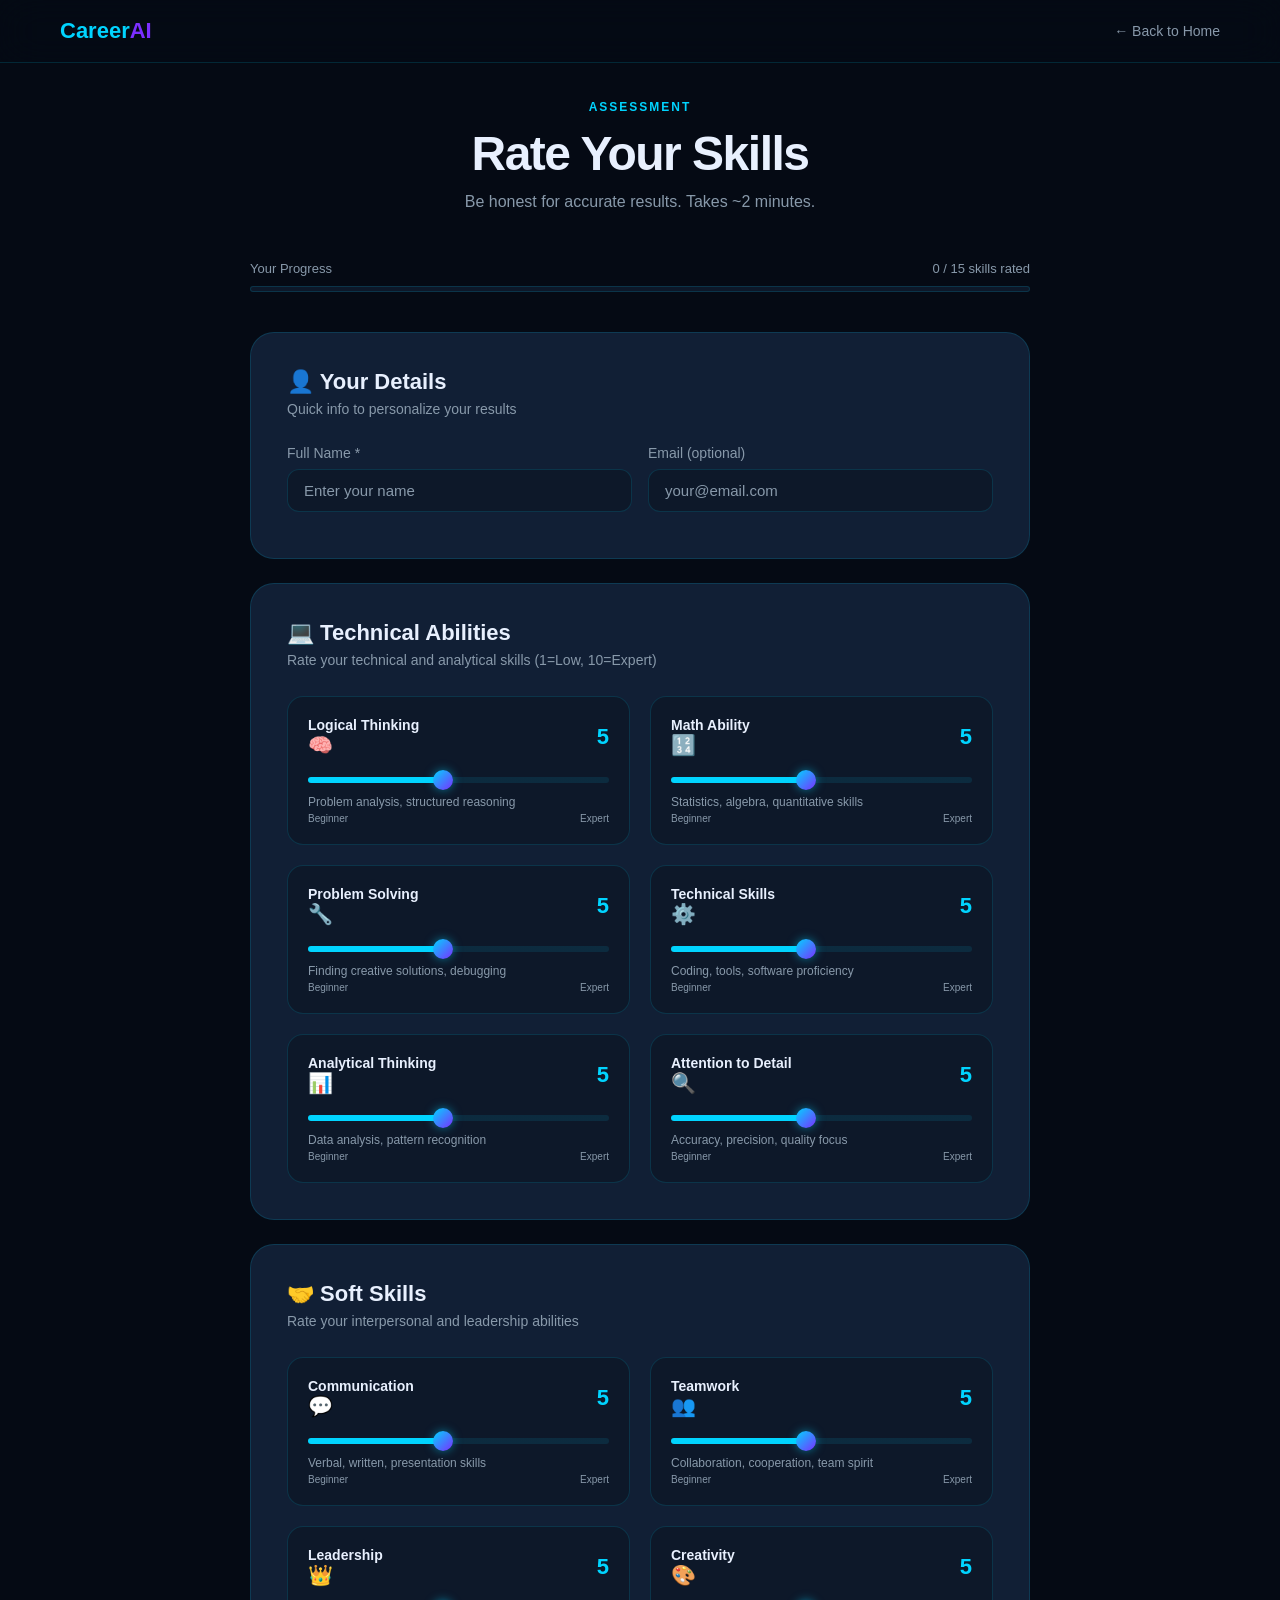
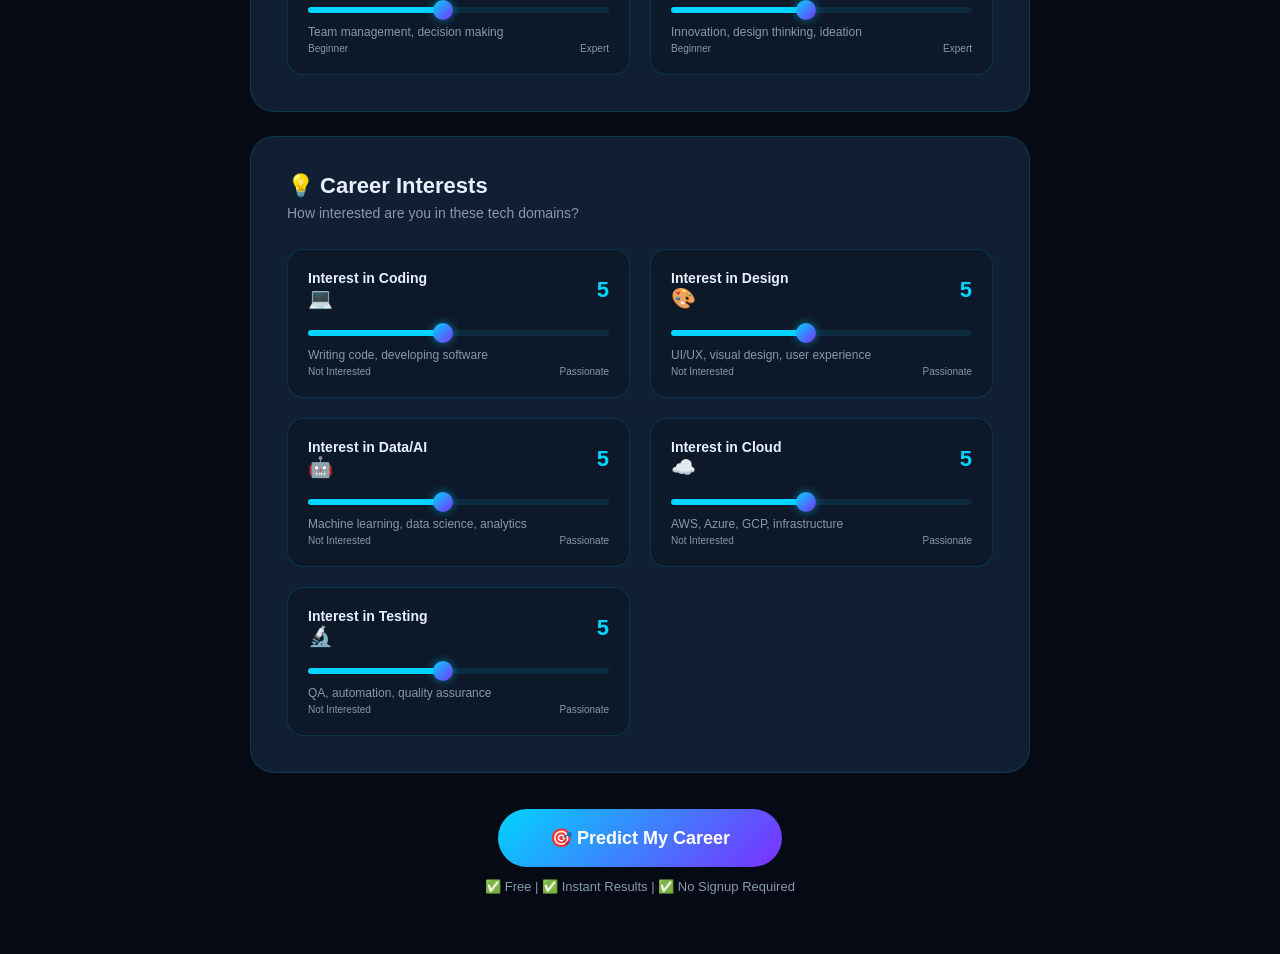
<file: result.html>
<!DOCTYPE html>
<html lang="en">
<head>
<meta charset="UTF-8"/>
<meta name="viewport" content="width=device-width, initial-scale=1.0"/>
<title>CareerAI - Your Results</title>
<link href="https://fonts.googleapis.com/css2?family=Syne:wght@400;600;700;800&family=DM+Sans:wght@300;400;500&display=swap" rel="stylesheet"/>
<style>
  :root{--bg:#050a14;--surface:#0d1829;--card:#111f35;--accent:#00d4ff;--accent2:#7b2fff;--accent3:#ff6b35;--text:#e8f0fe;--muted:#8899aa;--border:rgba(0,212,255,0.15);--success:#00e676}
  *{margin:0;padding:0;box-sizing:border-box}
  body{background:var(--bg);color:var(--text);font-family:'DM Sans',sans-serif;min-height:100vh}
  nav{position:fixed;top:0;width:100%;z-index:100;padding:18px 60px;display:flex;justify-content:space-between;align-items:center;background:rgba(5,10,20,0.9);backdrop-filter:blur(20px);border-bottom:1px solid var(--border)}
  .logo{font-family:'Syne',sans-serif;font-size:22px;font-weight:800;color:var(--accent);text-decoration:none}.logo span{color:var(--accent2)}
  .new-test{background:linear-gradient(135deg,var(--accent),var(--accent2));color:#fff;text-decoration:none;padding:10px 22px;border-radius:50px;font-size:14px;font-weight:600;transition:transform 0.2s}.new-test:hover{transform:translateY(-2px)}

  .main{padding:100px 60px 60px;max-width:1000px;margin:0 auto}

  /* HERO RESULT */
  .result-hero{text-align:center;padding:60px 20px;position:relative;overflow:hidden;border-radius:28px;background:var(--card);border:1px solid var(--border);margin-bottom:32px}
  .result-glow{position:absolute;top:50%;left:50%;transform:translate(-50%,-50%);width:500px;height:300px;background:radial-gradient(ellipse,rgba(0,212,255,0.12),transparent 70%);pointer-events:none}
  .result-tag{display:inline-block;background:rgba(0,230,118,0.1);color:var(--success);border:1px solid rgba(0,230,118,0.2);padding:8px 20px;border-radius:50px;font-size:13px;font-weight:700;margin-bottom:20px;animation:fadeDown 0.6s ease}
  .career-icon{font-size:72px;margin-bottom:16px;animation:bounceIn 0.8s ease}
  @keyframes bounceIn{0%{transform:scale(0)}70%{transform:scale(1.15)}100%{transform:scale(1)}}
  .career-name{font-family:'Syne',sans-serif;font-size:clamp(32px,5vw,56px);font-weight:800;letter-spacing:-2px;background:linear-gradient(135deg,var(--accent),var(--accent2));-webkit-background-clip:text;-webkit-text-fill-color:transparent;animation:fadeUp 0.8s ease 0.2s both}
  .greeting{color:var(--muted);font-size:18px;margin:12px 0;animation:fadeUp 0.8s ease 0.3s both}
  .confidence-bar-wrap{max-width:400px;margin:24px auto 0;animation:fadeUp 0.8s ease 0.4s both}
  .conf-label{display:flex;justify-content:space-between;font-size:14px;margin-bottom:8px}
  .conf-label span:last-child{color:var(--success);font-weight:700;font-family:'Syne',sans-serif;font-size:18px}
  .conf-bar{background:rgba(255,255,255,0.08);border-radius:50px;height:12px;overflow:hidden}
  .conf-fill{height:100%;background:linear-gradient(90deg,var(--accent),var(--success));border-radius:50px;transition:width 1.5s ease;width:0}
  @keyframes fadeUp{from{opacity:0;transform:translateY(20px)}to{opacity:1;transform:translateY(0)}}
  @keyframes fadeDown{from{opacity:0;transform:translateY(-10px)}to{opacity:1;transform:translateY(0)}}

  /* CARDS GRID */
  .results-grid{display:grid;grid-template-columns:1fr 1fr;gap:24px;margin-bottom:24px}
  .info-card{background:var(--card);border:1px solid var(--border);border-radius:20px;padding:28px}
  .info-card h3{font-family:'Syne',sans-serif;font-size:18px;font-weight:700;margin-bottom:18px;display:flex;align-items:center;gap:10px}
  .tag-chip{display:inline-block;background:rgba(0,212,255,0.1);color:var(--accent);font-size:12px;padding:5px 12px;border-radius:20px;margin:4px;font-weight:500;border:1px solid rgba(0,212,255,0.15)}
  .tag-chip.purple{background:rgba(123,47,255,0.1);color:#b67fff;border-color:rgba(123,47,255,0.2)}
  .tag-chip.orange{background:rgba(255,107,53,0.1);color:#ff9a75;border-color:rgba(255,107,53,0.2)}
  .salary-big{font-family:'Syne',sans-serif;font-size:36px;font-weight:800;color:var(--success);margin:8px 0}
  .growth-badge{display:inline-flex;align-items:center;gap:6px;background:rgba(0,230,118,0.1);color:var(--success);border:1px solid rgba(0,230,118,0.2);padding:8px 16px;border-radius:50px;font-size:14px;font-weight:600}

  /* TOP 3 */
  .top3-card{background:var(--card);border:1px solid var(--border);border-radius:20px;padding:28px;margin-bottom:24px}
  .top3-card h3{font-family:'Syne',sans-serif;font-size:18px;font-weight:700;margin-bottom:20px}
  .career-option{display:flex;align-items:center;gap:16px;padding:16px;background:var(--surface);border-radius:14px;margin-bottom:12px;border:1px solid var(--border);transition:transform 0.2s}
  .career-option:first-child{border-color:rgba(0,212,255,0.3);background:rgba(0,212,255,0.04)}
  .career-option:hover{transform:translateX(4px)}
  .opt-rank{font-family:'Syne',sans-serif;font-size:22px;font-weight:800;color:var(--muted);min-width:32px}
  .career-option:first-child .opt-rank{color:var(--accent)}
  .opt-name{font-weight:600;font-size:16px;flex:1}
  .opt-bar-wrap{flex:2}
  .opt-bar{background:rgba(255,255,255,0.08);border-radius:50px;height:8px;overflow:hidden}
  .opt-fill{height:100%;background:linear-gradient(90deg,var(--accent),var(--accent2));border-radius:50px;transition:width 1.2s ease}
  .opt-pct{font-family:'Syne',sans-serif;font-size:16px;font-weight:800;color:var(--text);min-width:48px;text-align:right}

  /* ACTIONS */
  .actions{display:flex;gap:16px;flex-wrap:wrap;justify-content:center;margin-top:36px}
  .btn-primary{background:linear-gradient(135deg,var(--accent),var(--accent2));color:#fff;border:none;padding:16px 36px;border-radius:50px;font-size:16px;font-weight:700;cursor:pointer;text-decoration:none;transition:all 0.3s;display:inline-flex;align-items:center;gap:8px}
  .btn-primary:hover{transform:translateY(-3px);box-shadow:0 16px 40px rgba(0,212,255,0.4)}
  .btn-outline{background:transparent;color:var(--text);border:1px solid var(--border);padding:16px 36px;border-radius:50px;font-size:16px;font-weight:600;cursor:pointer;text-decoration:none;transition:all 0.3s;display:inline-flex;align-items:center;gap:8px}
  .btn-outline:hover{border-color:var(--accent);color:var(--accent)}
  footer{background:var(--surface);padding:30px 60px;border-top:1px solid var(--border);text-align:center;color:var(--muted);font-size:14px;margin-top:60px}
  @media(max-width:768px){nav{padding:16px 20px}.main{padding:80px 20px 40px}.results-grid{grid-template-columns:1fr}}
</style>
</head>
<body>

<nav>
  <a href="index.html" class="logo">Career<span>AI</span></a>
  <a href="predict.html" class="new-test">🔄 New Test</a>
</nav>

<div class="main">

  <!-- HERO RESULT -->
  <div class="result-hero">
    <div class="result-glow"></div>
    <div class="result-tag">✅ Analysis Complete</div>
    <div class="career-icon" id="career-icon">🤖</div>
    <div class="career-name" id="career-name">Loading...</div>
    <div class="greeting" id="greeting">Analyzing your profile...</div>
    <div class="confidence-bar-wrap">
      <div class="conf-label"><span>Prediction Confidence</span><span id="conf-pct">0%</span></div>
      <div class="conf-bar"><div class="conf-fill" id="conf-fill"></div></div>
    </div>
  </div>

  <!-- TOP 3 -->
  <div class="top3-card">
    <h3>🏆 Your Top 3 Career Matches</h3>
    <div id="top3-list"></div>
  </div>

  <!-- INFO GRID -->
  <div class="results-grid">
    <div class="info-card">
      <h3>💰 Salary Range</h3>
      <div class="salary-big" id="salary">₹8-25 LPA</div>
      <div class="growth-badge" id="growth">📈 Very High Growth</div>
    </div>
    <div class="info-card">
      <h3>📝 About This Role</h3>
      <p id="description" style="color:var(--muted);line-height:1.7;font-size:14px">Loading...</p>
    </div>
    <div class="info-card">
      <h3>🛠️ Key Skills to Learn</h3>
      <div id="skills-list"></div>
    </div>
    <div class="info-card">
      <h3>📚 Recommended Courses</h3>
      <div id="courses-list"></div>
    </div>
  </div>

  <div class="info-card" style="margin-bottom:24px">
    <h3>🏢 Top Companies Hiring</h3>
    <div id="companies-list"></div>
  </div>

  <div class="actions">
    <a href="predict.html" class="btn-primary">🔄 Retake Test</a>
    <a href="index.html" class="btn-outline">🏠 Home</a>
    <button class="btn-outline" onclick="window.print()">🖨️ Print Results</button>
  </div>
</div>

<footer>
  <p>🤖 CareerAI — ML Career Prediction | Ensemble Model (Random Forest + Gradient Boosting) | 94% Test Accuracy</p>
</footer>

<script>
  window.onload = () => {
    const raw = localStorage.getItem('careerResult');
    if(!raw){ window.location.href='predict.html'; return; }
    const data = JSON.parse(raw);
    const info = data.career_info || {};

    // Offline/demo mode banner
    if (localStorage.getItem('wasOffline') === 'true') {
      const banner = document.createElement('div');
      banner.style.cssText = 'position:fixed;top:0;left:0;right:0;z-index:9999;background:#ffc107;color:#1a1a1a;text-align:center;padding:10px 16px;font-family:"DM Sans",sans-serif;font-size:14px;font-weight:700;';
      banner.textContent = '⚠️ Demo mode — backend unavailable. This result is an approximation, not the trained ML model.';
      document.body.prepend(banner);
    }

    // Update hero
    document.getElementById('career-icon').textContent = info.icon || '🎯';
    document.getElementById('career-name').textContent = data.predicted_career;
    document.getElementById('greeting').textContent = `${data.name}, you are best suited for this role!`;
    document.getElementById('conf-pct').textContent = data.confidence+'%';
    setTimeout(()=>{
      document.getElementById('conf-fill').style.width = data.confidence+'%';
    }, 300);

    // Confidence clarity note
    const confNote = document.createElement('div');
    confNote.style.cssText = 'font-size:12px;color:var(--muted);margin-top:8px;';
    confNote.textContent = 'ℹ️ This is the confidence for this one prediction across 10 possible careers — a different metric from the model\'s overall 94% test accuracy.';
    document.querySelector('.confidence-bar-wrap').appendChild(confNote);

    // Top 3
    const top3 = data.top3_careers || [];
    const t3el = document.getElementById('top3-list');
    const ranks = ['🥇','🥈','🥉'];
    top3.forEach((item,i) => {
      t3el.innerHTML += `
        <div class="career-option">
          <div class="opt-rank">${ranks[i]||i+1}</div>
          <div class="opt-name">${item.career}</div>
          <div class="opt-bar-wrap">
            <div class="opt-bar"><div class="opt-fill" id="bar-${i}" style="width:0"></div></div>
          </div>
          <div class="opt-pct">${item.confidence}%</div>
        </div>`;
    });
    setTimeout(()=>{
      top3.forEach((item,i) => {
        const el = document.getElementById('bar-'+i);
        if(el) el.style.width = item.confidence+'%';
      });
    }, 400);

    // Info
    document.getElementById('salary').textContent = info.salary || 'N/A';
    document.getElementById('growth').textContent = '📈 '+info.growth+' Growth';
    document.getElementById('description').textContent = info.description || '';

    // Skills
    const skillsEl = document.getElementById('skills-list');
    (info.skills||[]).forEach(s => { skillsEl.innerHTML += `<span class="tag-chip">${s}</span>`; });

    // Courses
    const coursesEl = document.getElementById('courses-list');
    (info.courses||[]).forEach(c => { coursesEl.innerHTML += `<span class="tag-chip purple">📖 ${c}</span>`; });

    // Companies
    const compEl = document.getElementById('companies-list');
    (info.companies||[]).forEach(c => { compEl.innerHTML += `<span class="tag-chip orange">🏢 ${c}</span>`; });
  };
</script>
</body>
</html>
</file>
<file: style.css>
/* =====================================================
   CareerAI - Global Stylesheet
   ===================================================== */

@import url('https://fonts.googleapis.com/css2?family=Syne:wght@400;600;700;800&family=DM+Sans:wght@300;400;500&display=swap');

/* ---- CSS Variables ---- */
:root {
    --bg:       #050a14;
    --surface:  #0d1829;
    --card:     #111f35;
    --accent:   #00d4ff;
    --accent2:  #7b2fff;
    --accent3:  #ff6b35;
    --text:     #e8f0fe;
    --muted:    #8899aa;
    --border:   rgba(0, 212, 255, 0.15);
    --success:  #00e676;
    --warning:  #ffc107;
    --danger:   #ff4444;

    --font-head: 'Syne', sans-serif;
    --font-body: 'DM Sans', sans-serif;

    --radius-sm:  10px;
    --radius-md:  16px;
    --radius-lg:  24px;
    --radius-xl:  32px;
    --radius-full: 9999px;

    --shadow-sm: 0 2px 12px rgba(0,0,0,0.3);
    --shadow-md: 0 8px 32px rgba(0,0,0,0.4);
    --shadow-lg: 0 20px 60px rgba(0,0,0,0.5);
    --glow:      0 0 30px rgba(0,212,255,0.2);
}

/* ---- Reset ---- */
*, *::before, *::after {
    margin: 0;
    padding: 0;
    box-sizing: border-box;
}

html {
    scroll-behavior: smooth;
    font-size: 16px;
}

body {
    background-color: var(--bg);
    color: var(--text);
    font-family: var(--font-body);
    line-height: 1.6;
    overflow-x: hidden;
    -webkit-font-smoothing: antialiased;
}

/* ---- Typography ---- */
h1, h2, h3, h4, h5, h6 {
    font-family: var(--font-head);
    line-height: 1.1;
    letter-spacing: -0.5px;
}

p { color: var(--muted); line-height: 1.7; }

a { color: var(--accent); text-decoration: none; }
a:hover { opacity: 0.85; }

/* ---- Navbar ---- */
.navbar {
    position: fixed;
    top: 0;
    left: 0;
    right: 0;
    z-index: 999;
    height: 64px;
    display: flex;
    align-items: center;
    justify-content: space-between;
    padding: 0 60px;
    background: rgba(5, 10, 20, 0.88);
    backdrop-filter: blur(20px);
    -webkit-backdrop-filter: blur(20px);
    border-bottom: 1px solid var(--border);
}

.navbar-logo {
    font-family: var(--font-head);
    font-size: 22px;
    font-weight: 800;
    color: var(--accent);
    text-decoration: none;
    letter-spacing: -0.5px;
}

.navbar-logo span { color: var(--accent2); }

.navbar-links {
    display: flex;
    align-items: center;
    gap: 32px;
    list-style: none;
}

.navbar-links a {
    color: var(--muted);
    font-size: 14px;
    font-weight: 500;
    transition: color 0.2s;
    text-decoration: none;
}

.navbar-links a:hover,
.navbar-links a.active { color: var(--accent); }

/* ---- Buttons ---- */
.btn {
    display: inline-flex;
    align-items: center;
    justify-content: center;
    gap: 8px;
    padding: 12px 28px;
    border-radius: var(--radius-full);
    font-family: var(--font-body);
    font-size: 15px;
    font-weight: 600;
    cursor: pointer;
    transition: transform 0.2s, box-shadow 0.2s, opacity 0.2s;
    text-decoration: none;
    border: none;
    outline: none;
}

.btn:hover { transform: translateY(-2px); }
.btn:active { transform: translateY(0); }
.btn:disabled { opacity: 0.55; cursor: not-allowed; transform: none; }

.btn-primary {
    background: linear-gradient(135deg, var(--accent), var(--accent2));
    color: #fff;
}
.btn-primary:hover { box-shadow: 0 12px 32px rgba(0,212,255,0.35); }

.btn-secondary {
    background: transparent;
    color: var(--text);
    border: 1px solid var(--border);
}
.btn-secondary:hover { border-color: var(--accent); color: var(--accent); }

.btn-lg { padding: 16px 40px; font-size: 17px; }
.btn-sm { padding: 8px 18px; font-size: 13px; }

/* ---- Cards ---- */
.card {
    background: var(--card);
    border: 1px solid var(--border);
    border-radius: var(--radius-lg);
    padding: 28px;
    transition: transform 0.25s, border-color 0.25s, box-shadow 0.25s;
}

.card:hover {
    transform: translateY(-4px);
    border-color: rgba(0,212,255,0.28);
    box-shadow: var(--shadow-md);
}

/* ---- Section Layout ---- */
.section {
    padding: 96px 60px;
}

.section-label {
    display: block;
    font-size: 12px;
    font-weight: 700;
    letter-spacing: 2.5px;
    text-transform: uppercase;
    color: var(--accent);
    margin-bottom: 14px;
}

.section-title {
    font-family: var(--font-head);
    font-size: clamp(28px, 4vw, 48px);
    font-weight: 800;
    letter-spacing: -1.5px;
    color: var(--text);
}

.section-title .dim { color: var(--muted); }

/* ---- Form Elements ---- */
.form-group {
    display: flex;
    flex-direction: column;
    gap: 8px;
    margin-bottom: 18px;
}

.form-group label {
    font-size: 13px;
    font-weight: 600;
    color: var(--muted);
    text-transform: uppercase;
    letter-spacing: 0.5px;
}

.form-control {
    background: var(--surface);
    border: 1px solid var(--border);
    border-radius: var(--radius-md);
    padding: 12px 16px;
    color: var(--text);
    font-size: 15px;
    font-family: var(--font-body);
    outline: none;
    transition: border-color 0.2s, box-shadow 0.2s;
    width: 100%;
}

.form-control:focus {
    border-color: var(--accent);
    box-shadow: 0 0 0 3px rgba(0,212,255,0.1);
}

.form-control::placeholder { color: var(--muted); }

/* ---- Range Slider ---- */
input[type="range"] {
    -webkit-appearance: none;
    appearance: none;
    width: 100%;
    height: 6px;
    border-radius: var(--radius-full);
    outline: none;
    cursor: pointer;
    background: rgba(0,212,255,0.1);
}

input[type="range"]::-webkit-slider-thumb {
    -webkit-appearance: none;
    width: 20px;
    height: 20px;
    border-radius: 50%;
    background: linear-gradient(135deg, var(--accent), var(--accent2));
    cursor: pointer;
    box-shadow: 0 0 8px rgba(0,212,255,0.5);
    transition: transform 0.15s;
}

input[type="range"]::-webkit-slider-thumb:hover {
    transform: scale(1.2);
}

/* ---- Badges / Chips ---- */
.chip {
    display: inline-block;
    padding: 5px 13px;
    border-radius: var(--radius-full);
    font-size: 12px;
    font-weight: 600;
    border: 1px solid transparent;
}

.chip-blue   { background: rgba(0,212,255,0.1);   color: var(--accent);  border-color: rgba(0,212,255,0.2); }
.chip-purple { background: rgba(123,47,255,0.1); color: #b67fff;        border-color: rgba(123,47,255,0.2); }
.chip-green  { background: rgba(0,230,118,0.1);  color: var(--success); border-color: rgba(0,230,118,0.2); }
.chip-orange { background: rgba(255,107,53,0.1); color: #ff9a75;        border-color: rgba(255,107,53,0.2); }

/* ---- Progress Bar ---- */
.progress-track {
    background: var(--surface);
    border-radius: var(--radius-full);
    height: 8px;
    overflow: hidden;
    border: 1px solid var(--border);
}

.progress-fill {
    height: 100%;
    border-radius: var(--radius-full);
    background: linear-gradient(90deg, var(--accent), var(--accent2));
    transition: width 0.5s ease;
}

/* ---- Divider ---- */
.divider {
    border: none;
    border-top: 1px solid var(--border);
    margin: 32px 0;
}

/* ---- Grid Helpers ---- */
.grid-2 { display: grid; grid-template-columns: 1fr 1fr; gap: 24px; }
.grid-3 { display: grid; grid-template-columns: repeat(3, 1fr); gap: 24px; }
.grid-4 { display: grid; grid-template-columns: repeat(4, 1fr); gap: 20px; }

/* ---- Page Wrapper ---- */
.page-wrapper {
    min-height: 100vh;
    padding-top: 64px;
}

.container {
    max-width: 1100px;
    margin: 0 auto;
    padding: 0 24px;
}

/* ---- Loading Spinner ---- */
.spinner {
    width: 48px;
    height: 48px;
    border: 3px solid var(--border);
    border-top-color: var(--accent);
    border-radius: 50%;
    animation: spin 0.9s linear infinite;
}

@keyframes spin { to { transform: rotate(360deg); } }

/* ---- Overlay ---- */
.overlay {
    position: fixed;
    inset: 0;
    background: rgba(5, 10, 20, 0.92);
    z-index: 9999;
    display: none;
    flex-direction: column;
    align-items: center;
    justify-content: center;
    gap: 18px;
}
.overlay.active { display: flex; }
.overlay-title { font-family: var(--font-head); font-size: 20px; font-weight: 700; }
.overlay-sub   { color: var(--muted); font-size: 14px; }

/* ---- Utility Classes ---- */
.text-center  { text-align: center; }
.text-accent  { color: var(--accent); }
.text-muted   { color: var(--muted); }
.text-success { color: var(--success); }
.fw-bold      { font-weight: 700; }
.fw-800       { font-weight: 800; }
.mt-8  { margin-top: 8px; }
.mt-16 { margin-top: 16px; }
.mt-24 { margin-top: 24px; }
.mt-32 { margin-top: 32px; }
.mb-24 { margin-bottom: 24px; }
.mb-32 { margin-bottom: 32px; }

/* ---- Gradient Text ---- */
.gradient-text {
    background: linear-gradient(135deg, var(--accent), var(--accent2));
    -webkit-background-clip: text;
    -webkit-text-fill-color: transparent;
    background-clip: text;
}

/* ---- Animations ---- */
@keyframes fadeUp   { from { opacity: 0; transform: translateY(24px); } to { opacity: 1; transform: translateY(0); } }
@keyframes fadeDown { from { opacity: 0; transform: translateY(-12px); } to { opacity: 1; transform: translateY(0); } }
@keyframes fadeIn   { from { opacity: 0; } to { opacity: 1; } }
@keyframes scaleIn  { from { transform: scale(0.85); opacity: 0; } to { transform: scale(1); opacity: 1; } }
@keyframes pulse    { 0%,100% { opacity:1; transform:scale(1); } 50% { opacity:0.5; transform:scale(1.4); } }

.anim-fade-up   { animation: fadeUp   0.6s ease both; }
.anim-fade-down { animation: fadeDown 0.6s ease both; }
.anim-fade-in   { animation: fadeIn   0.5s ease both; }
.anim-scale-in  { animation: scaleIn  0.5s ease both; }

/* ---- Footer ---- */
.footer {
    background: var(--surface);
    border-top: 1px solid var(--border);
    padding: 32px 60px;
    text-align: center;
    color: var(--muted);
    font-size: 13px;
}

.footer strong { color: var(--accent); }

/* ---- Responsive ---- */
@media (max-width: 900px) {
    .navbar { padding: 0 20px; }
    .navbar-links { display: none; }
    .section { padding: 72px 20px; }
    .grid-2, .grid-3, .grid-4 { grid-template-columns: 1fr; }
    .footer { padding: 24px 20px; }
}
</file>
